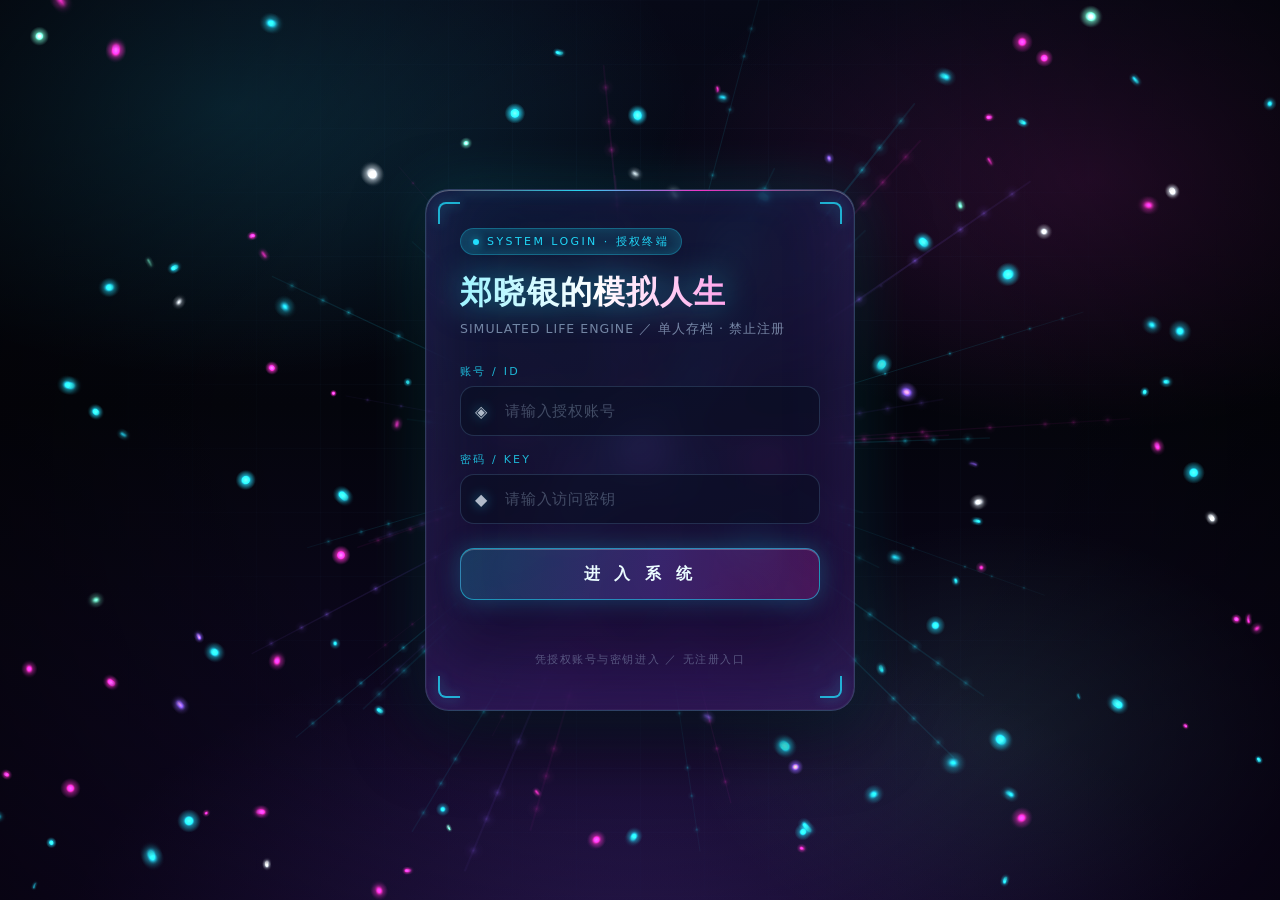
<file: index.html>
<!DOCTYPE html>
<html lang="zh-CN">
<head>
<meta charset="UTF-8" />
<meta name="viewport" content="width=device-width, initial-scale=1.0, viewport-fit=cover" />
<meta name="theme-color" content="#05060f" />
<title>系统登录 · 郑晓银的模拟人生</title>

<!-- 全局样式 + 登录页样式 -->
<link rel="stylesheet" href="css/base.css" />
<link rel="stylesheet" href="css/login.css" />
</head>
<body class="theme-sci-fi">

<!-- ===== 全局背景层（每页共用） ===== -->
<div class="nebula"></div>
<div id="theme-fx"></div>
<canvas id="fx"></canvas>
<div class="vignette"></div>

<!-- ===== 特效层（每页共用） ===== -->
<div class="fx-layer" id="fx-root"></div>
<div class="fx-layer" id="flash"></div>

<!-- ===== 视图：登录页 ===== -->
<section class="view on" id="view-login">
  <div class="login-wrap">
    <form class="login-card" id="login-card" autocomplete="off" novalidate>
      <span class="corner tl"></span><span class="corner tr"></span>
      <span class="corner bl"></span><span class="corner br"></span>

      <div class="login-badge"><span class="dot"></span> SYSTEM LOGIN · 授权终端</div>
      <h1 class="login-title">郑晓银的模拟人生</h1>
      <p class="login-sub">SIMULATED LIFE ENGINE ／ 单人存档 · 禁止注册</p>

      <div class="field" id="f-user">
        <label for="username">账号 / ID</label>
        <span class="ico">◈</span>
        <input id="username" type="text" placeholder="请输入授权账号" autocomplete="off" spellcheck="false" />
      </div>

      <div class="field" id="f-pass">
        <label for="password">密码 / KEY</label>
        <span class="ico">◆</span>
        <input id="password" type="password" placeholder="请输入访问密钥" autocomplete="new-password" />
      </div>

      <button class="login-btn" id="login-btn" type="submit"><span id="login-btn-text">进 入 系 统</span></button>
      <p class="login-msg" id="login-msg"></p>
      <!-- 安全提示：不在页面暴露任何账号 / 密码信息 -->
      <p class="login-tip">凭授权账号与密钥进入 ／ 无注册入口</p>
    </form>
  </div>
</section>

<!-- ===== 脚本：公共 → 页面 ===== -->
<script src="js/fx.js"></script>
<script src="js/data.js"></script>
<script src="js/transition.js"></script>
<script src="js/login.js"></script>
</body>
</html>
</file>
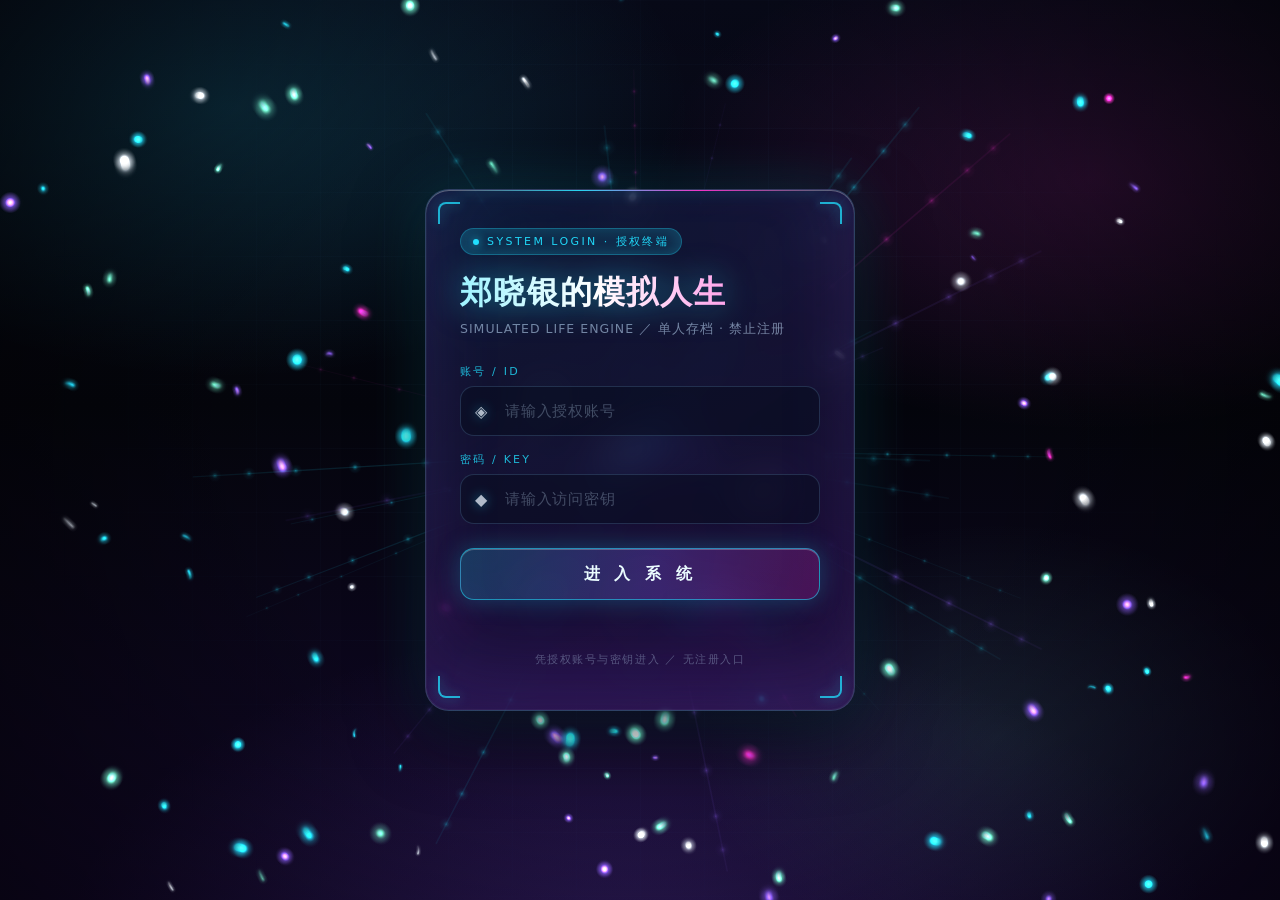
<file: _backup_单文件版.html>
<!DOCTYPE html>
<html lang="zh-CN">
<head>
<meta charset="UTF-8" />
<meta name="viewport" content="width=device-width, initial-scale=1.0, viewport-fit=cover" />
<meta name="theme-color" content="#05060f" />
<title>郑晓银的模拟人生</title>
<style>
/* =========================================================
   0. 变量 / 基础
   ========================================================= */
:root{
  --bg-0:#04050c;
  --bg-1:#080a1a;
  --bg-2:#12082a;
  --cyan:34,224,255;
  --magenta:255,47,208;
  --purple:139,92,246;
  --mint:120,255,214;
  /* ---- 文章页主题色（默认 = 科幻）---- */
  --t1:34,224,255;   /* 主色 */
  --t2:255,47,208;   /* 副色 */
  --t3:139,92,246;   /* 辅色 */
  --t4:120,255,214;  /* 点缀 */
  --glass-bg:linear-gradient(160deg, rgba(20,32,66,.55), rgba(46,14,70,.34));
  --glass-border:rgba(140,220,255,.22);
  --radius:24px;
  --font:"PingFang SC","HarmonyOS Sans SC","Microsoft YaHei",system-ui,-apple-system,"Segoe UI",sans-serif;
}
*{box-sizing:border-box;-webkit-tap-highlight-color:transparent;}
html,body{height:100%;margin:0;padding:0;}
body{
  font-family:var(--font);
  color:#e8f4ff;
  background:var(--bg-0);
  overflow:hidden;
  -webkit-font-smoothing:antialiased;
}
/* ---- 四大主题：切换 body class 即可整体换肤 ---- */
body.theme-sci-fi     {--t1:34,224,255; --t2:255,47,208; --t3:139,92,246; --t4:120,255,214;}
body.theme-mystery    {--t1:255,64,96;  --t2:150,60,255; --t3:255,120,60;  --t4:255,190,190;}
body.theme-warm       {--t1:255,200,120;--t2:255,150,195;--t3:180,120,255; --t4:255,235,180;}
body.theme-adventure  {--t1:255,190,60; --t2:70,235,150; --t3:34,224,255;  --t4:255,240,140;}

/* 深空背景：多层星云 + 网格 */
.nebula{
  position:fixed; inset:0; z-index:0; pointer-events:none;
  background:
    radial-gradient(60% 50% at 18% 12%, rgba(var(--t1),.16), transparent 60%),
    radial-gradient(55% 45% at 85% 20%, rgba(var(--t2),.14), transparent 62%),
    radial-gradient(70% 60% at 50% 108%, rgba(var(--t3),.20), transparent 65%),
    radial-gradient(40% 40% at 78% 82%, rgba(var(--t4),.10), transparent 60%),
    linear-gradient(180deg, var(--bg-1) 0%, var(--bg-0) 45%, var(--bg-2) 100%);
  transition:background 1.2s ease;
}
.nebula::after{
  content:"";position:absolute;inset:0;
  background-image:
    linear-gradient(rgba(120,200,255,.045) 1px, transparent 1px),
    linear-gradient(90deg, rgba(120,200,255,.045) 1px, transparent 1px);
  background-size:64px 64px, 64px 64px;
  mask-image:radial-gradient(circle at 50% 45%, #000 0%, transparent 78%);
  -webkit-mask-image:radial-gradient(circle at 50% 45%, #000 0%, transparent 78%);
  animation:gridDrift 24s linear infinite;
}
@keyframes gridDrift{from{background-position:0 0,0 0;}to{background-position:0 64px,64px 0;}}
.vignette{
  position:fixed;inset:0;z-index:1;pointer-events:none;
  background:radial-gradient(circle at 50% 50%, transparent 45%, rgba(0,0,0,.55) 100%);
}

/* ---- 主题专属背景动效层（科幻/悬疑/温情/冒险 各不相同）---- */
#theme-fx{position:fixed;inset:0;z-index:1;pointer-events:none;overflow:hidden;opacity:0;transition:opacity 1s ease;}
#theme-fx.show{opacity:.32;}
body.theme-warm #theme-fx.show{opacity:.22;}
#theme-fx::before,#theme-fx::after{content:"";position:absolute;inset:-25%;}

/* 科幻：旋转星云光带 + 星点漂移 */
body.theme-sci-fi #theme-fx::before{
  background:conic-gradient(from 0deg at 50% 50%, transparent 0 58%, rgba(var(--t1),.10) 74%, transparent 88%);
  animation:spinSlow 42s linear infinite;
}
body.theme-sci-fi #theme-fx::after{
  background-image:radial-gradient(circle, rgba(255,255,255,.55) 1px, transparent 1.6px);
  background-size:130px 130px;opacity:.35;
  animation:starDrift 70s linear infinite;
}
/* 悬疑：故障条纹 + 暗红光闪烁 */
body.theme-mystery #theme-fx::before{
  background:repeating-linear-gradient(0deg, rgba(var(--t1),.11) 0 2px, transparent 2px 8px);
  mix-blend-mode:screen;
  animation:glitchShift 3.6s steps(7) infinite;
}
body.theme-mystery #theme-fx::after{
  background:radial-gradient(60% 50% at 50% 45%, rgba(var(--t2),.20), transparent 72%);
  animation:flicker 2.6s steps(4) infinite;
}
/* 温情：柔和光晕呼吸 + 飘落光点 */
body.theme-warm #theme-fx::before{
  background:
    radial-gradient(45% 40% at 28% 28%, rgba(var(--t1),.10), transparent 70%),
    radial-gradient(42% 36% at 76% 68%, rgba(var(--t2),.08), transparent 70%);
  animation:breatheGlow 7.5s ease-in-out infinite;
}
body.theme-warm #theme-fx::after{
  background-image:radial-gradient(circle, rgba(var(--t4),.95) 1.6px, transparent 2.2px);
  background-size:96px 96px;opacity:.5;
  animation:fallDown 15s linear infinite;
}
/* 冒险：斜向能量光带流动 */
body.theme-adventure #theme-fx::before{
  background:repeating-linear-gradient(115deg, transparent 0 42px, rgba(var(--t1),.15) 42px 48px, transparent 48px 118px);
  animation:bandMove 2.8s linear infinite;
}
body.theme-adventure #theme-fx::after{
  background:repeating-linear-gradient(65deg, transparent 0 62px, rgba(var(--t2),.11) 62px 70px, transparent 70px 168px);
  animation:bandMove 4.2s linear infinite reverse;
}
@keyframes spinSlow{to{transform:rotate(360deg);}}
@keyframes starDrift{to{background-position:130px 130px;}}
@keyframes glitchShift{
  0%{transform:translateY(0) skewX(0);}20%{transform:translateY(-6px) skewX(1deg);}
  40%{transform:translateY(4px) skewX(-1deg);}60%{transform:translateY(-2px);}80%{transform:translateY(7px);}100%{transform:translateY(0);}
}
@keyframes flicker{0%,100%{opacity:.55;}30%{opacity:.15;}55%{opacity:.85;}75%{opacity:.25;}}
@keyframes breatheGlow{0%,100%{opacity:.45;transform:scale(1);}50%{opacity:.72;transform:scale(1.05);}}
@keyframes fallDown{from{background-position:0 0;}to{background-position:60px 900px;}}
@keyframes bandMove{from{background-position:0 0;}to{background-position:240px 0;}}

/* =========================================================
   1. 全局特效层
   ========================================================= */
#fx{position:fixed;inset:0;z-index:2;pointer-events:none;display:block;}
.fx-layer{position:fixed;inset:0;z-index:60;pointer-events:none;overflow:hidden;}
#flash{
  opacity:0;
  background:radial-gradient(circle at 50% 50%, rgba(255,255,255,.95), rgba(255,255,255,.25) 38%, rgba(255,255,255,0) 72%);
  mix-blend-mode:screen;
}
.pulse-ring{
  position:fixed;width:60vmax;height:60vmax;margin:-30vmax 0 0 -30vmax;
  border-radius:50%;
  border:1px solid rgba(var(--rc),.7);
  background:radial-gradient(circle, rgba(var(--rc),.32), rgba(var(--rc),.06) 45%, rgba(var(--rc),0) 62%);
  box-shadow:0 0 60px rgba(var(--rc),.45), inset 0 0 80px rgba(var(--rc),.25);
  mix-blend-mode:screen;
  opacity:0;
}
.warp-ring{
  position:fixed;left:50%;top:50%;width:140px;height:140px;margin:-70px 0 0 -70px;
  border-radius:50%;
  border:2px solid rgba(34,224,255,.55);
  box-shadow:0 0 40px rgba(34,224,255,.45), inset 0 0 40px rgba(255,47,208,.25);
  mix-blend-mode:screen;opacity:0;
}
.shard{
  position:fixed;border-radius:8px;
  border:1px solid rgba(160,230,255,.35);
  box-shadow:0 0 18px rgba(34,224,255,.35), inset 0 1px 0 rgba(255,255,255,.35);
  will-change:transform,opacity;
}

/* =========================================================
   2. 视图容器
   ========================================================= */
.view{
  position:fixed;inset:0;z-index:10;
  display:flex;flex-direction:column;
  opacity:0;visibility:hidden;
  overflow-y:auto;overflow-x:hidden;
  -webkit-overflow-scrolling:touch;
  padding:clamp(20px,4vh,48px) clamp(16px,4vw,56px);
}
.view.on{opacity:1;visibility:visible;}
.view::-webkit-scrollbar{width:6px;}
.view::-webkit-scrollbar-thumb{background:rgba(var(--cyan),.35);border-radius:3px;}

/* =========================================================
   3. 登录页
   ========================================================= */
#view-login{align-items:center;justify-content:center;}
.login-wrap{width:min(430px,100%);position:relative;}
.login-card{
  position:relative;
  padding:38px 34px 32px;
  border-radius:var(--radius);
  background-image:linear-gradient(160deg, rgba(18,30,64,.72), rgba(46,14,72,.5));
  backdrop-filter:blur(20px) saturate(150%);
  -webkit-backdrop-filter:blur(20px) saturate(150%);
  border:1px solid var(--glass-border);
  box-shadow:
    0 0 0 1px rgba(255,255,255,.04) inset,
    0 1px 0 rgba(255,255,255,.28) inset,
    0 -40px 80px rgba(139,92,246,.14) inset,
    0 24px 70px rgba(0,0,0,.55),
    0 0 60px rgba(34,224,255,.18);
  overflow:hidden;
}
/* 全息扫描线 */
.login-card::before{
  content:"";position:absolute;left:0;right:0;height:34%;
  top:-40%;
  background:linear-gradient(180deg, transparent, rgba(34,224,255,.10) 45%, rgba(255,47,208,.12) 60%, transparent);
  animation:holoScan 5.5s cubic-bezier(.5,0,.5,1) infinite;
  pointer-events:none;
}
@keyframes holoScan{0%{top:-40%;}55%{top:110%;}100%{top:110%;}}
/* 顶部霓虹细线 */
.login-card::after{
  content:"";position:absolute;left:8%;right:8%;top:0;height:1px;
  background:linear-gradient(90deg, transparent, rgba(var(--cyan),.9), rgba(var(--magenta),.9), transparent);
  box-shadow:0 0 12px rgba(var(--cyan),.8);
}
.corner{position:absolute;width:22px;height:22px;border:2px solid rgba(var(--cyan),.75);pointer-events:none;filter:drop-shadow(0 0 6px rgba(var(--cyan),.7));}
.corner.tl{left:12px;top:12px;border-right:0;border-bottom:0;border-radius:8px 0 0 0;}
.corner.tr{right:12px;top:12px;border-left:0;border-bottom:0;border-radius:0 8px 0 0;}
.corner.bl{left:12px;bottom:12px;border-right:0;border-top:0;border-radius:0 0 0 8px;}
.corner.br{right:12px;bottom:12px;border-left:0;border-top:0;border-radius:0 0 8px 0;}

.login-badge{
  display:inline-flex;align-items:center;gap:8px;
  font-size:11px;letter-spacing:.22em;text-transform:uppercase;
  color:rgba(var(--cyan),.95);
  padding:5px 12px;border-radius:999px;
  border:1px solid rgba(var(--cyan),.35);
  background:rgba(var(--cyan),.08);
  box-shadow:0 0 18px rgba(var(--cyan),.22) inset;
  margin-bottom:16px;
}
.dot{width:6px;height:6px;border-radius:50%;background:rgb(var(--cyan));box-shadow:0 0 10px rgb(var(--cyan));animation:blink 1.6s ease-in-out infinite;}
@keyframes blink{0%,100%{opacity:1;}50%{opacity:.25;}}
.login-title{
  margin:0 0 6px;font-size:clamp(24px,5.4vw,32px);font-weight:800;letter-spacing:.04em;
  background:linear-gradient(92deg,#9df3ff,#ffffff 38%,#ff9ae8 78%,#c4b5fd);
  -webkit-background-clip:text;background-clip:text;color:transparent;
  filter:drop-shadow(0 0 16px rgba(var(--cyan),.55));
}
.login-sub{margin:0 0 26px;font-size:12.5px;color:rgba(200,225,255,.55);letter-spacing:.08em;}

.field{position:relative;margin-bottom:16px;}
.field label{
  display:block;font-size:11px;letter-spacing:.2em;color:rgba(var(--cyan),.8);
  margin-bottom:7px;text-transform:uppercase;
}
.field input{
  width:100%;height:50px;padding:0 16px 0 44px;
  font-size:15px;color:#eaf7ff;font-family:var(--font);letter-spacing:.06em;
  background:rgba(8,14,32,.55);
  border:1px solid rgba(140,200,255,.18);
  border-radius:14px;
  outline:none;
  transition:border-color .25s, box-shadow .25s, background .25s;
}
.field input::placeholder{color:rgba(190,215,240,.3);letter-spacing:.05em;}
.field input:focus{
  border-color:rgba(var(--cyan),.85);
  background:rgba(10,22,48,.72);
  box-shadow:0 0 0 3px rgba(var(--cyan),.12), 0 0 26px rgba(var(--cyan),.4), inset 0 0 22px rgba(var(--cyan),.10);
}
.field .ico{
  position:absolute;left:15px;top:38px;font-size:16px;opacity:.75;pointer-events:none;
  filter:drop-shadow(0 0 6px rgba(var(--cyan),.6));
}
.field.err input{border-color:rgba(255,70,90,.85);box-shadow:0 0 0 3px rgba(255,70,90,.12),0 0 24px rgba(255,70,90,.4);}

.login-btn{
  position:relative;width:100%;height:52px;margin-top:8px;
  border:1px solid rgba(var(--cyan),.55);border-radius:14px;
  background:linear-gradient(100deg, rgba(34,224,255,.20), rgba(139,92,246,.28) 55%, rgba(255,47,208,.20));
  color:#eafcff;font-size:16px;font-weight:700;letter-spacing:.28em;font-family:var(--font);
  cursor:pointer;overflow:hidden;
  box-shadow:0 0 24px rgba(var(--cyan),.25), inset 0 1px 0 rgba(255,255,255,.25);
  transition:transform .18s, box-shadow .3s, letter-spacing .3s;
}
.login-btn:hover{
  box-shadow:0 0 40px rgba(var(--cyan),.5), 0 0 70px rgba(var(--magenta),.25), inset 0 1px 0 rgba(255,255,255,.4);
  transform:translateY(-1px);letter-spacing:.34em;
}
.login-btn:active{transform:scale(.985);}
.login-btn::after{
  content:"";position:absolute;top:0;bottom:0;width:38%;
  left:-45%;
  background:linear-gradient(100deg, transparent, rgba(255,255,255,.55), transparent);
  transform:skewX(-18deg);
}
.login-btn:hover::after{animation:btnScan .85s ease-in-out;}
@keyframes btnScan{from{left:-45%;}to{left:120%;}}
.login-btn.busy{pointer-events:none;opacity:.75;letter-spacing:.16em;}

.login-msg{
  min-height:20px;margin:14px 0 0;text-align:center;
  font-size:12.5px;letter-spacing:.06em;color:rgba(255,90,110,.95);
  text-shadow:0 0 14px rgba(255,60,80,.8);
  opacity:0;transform:translateY(-4px);transition:opacity .25s, transform .25s;
}
.login-msg.show{opacity:1;transform:none;}
.login-tip{
  margin-top:18px;text-align:center;font-size:11px;color:rgba(190,215,240,.35);letter-spacing:.14em;
}
@keyframes shake{
  0%,100%{transform:translateX(0);}
  12%{transform:translateX(-12px) rotate(-.6deg);}
  28%{transform:translateX(11px) rotate(.5deg);}
  45%{transform:translateX(-8px) rotate(-.35deg);}
  62%{transform:translateX(6px);}
  80%{transform:translateX(-3px);}
}
.shake{animation:shake .6s cubic-bezier(.36,.07,.19,.97);}

/* =========================================================
   4. 主页
   ========================================================= */
#view-home{align-items:center;justify-content:center;text-align:center;}
.home-title{
  margin:0;font-size:clamp(34px,8.4vw,86px);font-weight:900;line-height:1.08;letter-spacing:.03em;
  background:linear-gradient(96deg,#7ef0ff 0%,#ffffff 26%,#ff8fe0 52%,#b9a6ff 76%,#7ef0ff 100%);
  background-size:220% 100%;
  -webkit-background-clip:text;background-clip:text;color:transparent;
  filter:drop-shadow(0 0 26px rgba(var(--cyan),.6)) drop-shadow(0 0 60px rgba(var(--magenta),.35));
  animation:neonBreath 4.2s ease-in-out infinite, hueSlide 12s linear infinite;
  min-height:1.2em;
}
@keyframes neonBreath{0%,100%{filter:drop-shadow(0 0 18px rgba(34,224,255,.45)) drop-shadow(0 0 48px rgba(255,47,208,.22));}
  50%{filter:drop-shadow(0 0 34px rgba(34,224,255,.85)) drop-shadow(0 0 80px rgba(255,47,208,.45));}}
@keyframes hueSlide{from{background-position:0% 50%;}to{background-position:220% 50%;}}
.caret{display:inline-block;width:.06em;height:.85em;vertical-align:-.08em;background:rgb(var(--cyan));box-shadow:0 0 14px rgb(var(--cyan));animation:blink .9s steps(1) infinite;color:transparent;}
.home-sub{
  margin:20px auto 0;max-width:640px;
  font-size:clamp(12px,2.6vw,15px);letter-spacing:.28em;color:rgba(200,225,255,.55);
}
.home-orbit{
  position:relative;width:min(360px,72vw);aspect-ratio:1;margin:6px auto 34px;
  display:grid;place-items:center;
}
.home-orbit i{
  position:absolute;inset:0;border-radius:50%;border:1px solid rgba(var(--cyan),.18);
  box-shadow:0 0 30px rgba(var(--cyan),.12) inset;
}
.home-orbit i:nth-child(1){animation:spin 14s linear infinite;}
.home-orbit i:nth-child(2){inset:12%;border-color:rgba(var(--magenta),.22);animation:spin 9s linear reverse infinite;}
.home-orbit i:nth-child(3){inset:24%;border-color:rgba(var(--purple),.28);border-style:dashed;animation:spin 20s linear infinite;}
@keyframes spin{to{transform:rotate(360deg);}}
.home-orbit .core{
  position:absolute;width:38%;aspect-ratio:1;border-radius:50%;
  background:radial-gradient(circle at 35% 30%, rgba(255,255,255,.85), rgba(34,224,255,.5) 35%, rgba(139,92,246,.25) 60%, transparent 72%);
  box-shadow:0 0 60px rgba(var(--cyan),.55);
  animation:corePulse 3.4s ease-in-out infinite;
}
@keyframes corePulse{0%,100%{transform:scale(.92);opacity:.85;}50%{transform:scale(1.06);opacity:1;}}

.start-btn{
  position:relative;
  padding:20px clamp(30px,6vw,64px);
  font-size:clamp(16px,3.4vw,21px);font-weight:800;letter-spacing:.34em;font-family:var(--font);
  color:#f2fdff;cursor:pointer;
  border-radius:20px;
  border:1px solid rgba(var(--cyan),.6);
  background:linear-gradient(140deg, rgba(14,26,56,.6), rgba(52,16,84,.5));
  backdrop-filter:blur(14px);-webkit-backdrop-filter:blur(14px);
  box-shadow:
    inset 0 1px 0 rgba(255,255,255,.3),
    inset 0 -20px 40px rgba(139,92,246,.25),
    0 0 30px rgba(var(--cyan),.35),
    0 0 70px rgba(var(--magenta),.18);
  overflow:hidden;
  transition:transform .25s cubic-bezier(.2,.8,.2,1), box-shadow .3s, letter-spacing .3s;
}
.start-btn:hover{
  transform:translateY(-3px) scale(1.03);
  letter-spacing:.42em;
  box-shadow:inset 0 1px 0 rgba(255,255,255,.45), 0 0 46px rgba(var(--cyan),.7), 0 0 110px rgba(var(--magenta),.35);
}
.start-btn:active{transform:scale(.98);}
.start-btn::before{
  content:"";position:absolute;inset:-40% -10%;
  background:conic-gradient(from 0deg, transparent 0 70%, rgba(34,224,255,.35) 82%, rgba(255,47,208,.35) 92%, transparent 100%);
  animation:spin 3.6s linear infinite;opacity:.7;mix-blend-mode:screen;
}
.start-btn span{position:relative;z-index:2;display:inline-block;text-shadow:0 0 18px rgba(var(--cyan),.8);}
.start-btn.busy{pointer-events:none;}

/* =========================================================
   5. 内页
   ========================================================= */
#view-inner{align-items:stretch;}
.inner-head{text-align:center;margin-bottom:clamp(14px,3vh,28px);flex:none;}
.inner-title{
  margin:0;font-size:clamp(24px,5.2vw,46px);font-weight:900;letter-spacing:.05em;
  background:linear-gradient(94deg,#8ef3ff,#ffffff 40%,#ffa6ec 72%,#c1b0ff);
  -webkit-background-clip:text;background-clip:text;color:transparent;
  filter:drop-shadow(0 0 22px rgba(var(--cyan),.55));
  animation:neonBreath 4.6s ease-in-out infinite;
}
.inner-sub{margin:10px 0 0;font-size:12px;letter-spacing:.26em;color:rgba(200,225,255,.5);}
.grid{
  flex:1;
  display:grid;
  /* 卡片数量由 stories 数组决定：有文章才会生成卡片 */
  grid-template-columns:repeat(auto-fill,minmax(260px,330px));
  grid-auto-rows:minmax(88px,1fr);
  justify-content:center;
  align-content:start;
  gap:clamp(10px,1.6vw,18px);
  min-height:0;
}
.life-card{
  position:relative;overflow:hidden;cursor:pointer;
  border-radius:22px;
  padding:clamp(12px,1.6vw,20px);
  display:flex;align-items:center;gap:clamp(10px,1.4vw,16px);
  border:1px solid rgba(var(--c),.28);
  background:
    linear-gradient(150deg, rgba(255,255,255,.07), rgba(255,255,255,.015) 45%),
    linear-gradient(160deg, rgba(12,20,44,.55), rgba(38,12,62,.42));
  backdrop-filter:blur(12px);-webkit-backdrop-filter:blur(12px);
  box-shadow:
    inset 0 1px 0 rgba(255,255,255,.22),
    inset 0 -24px 40px rgba(var(--c),.10),
    0 10px 30px rgba(0,0,0,.4);
  transform-style:preserve-3d;
  transition:transform .3s cubic-bezier(.2,.8,.2,1), box-shadow .3s, border-color .3s;
  will-change:transform;
  animation:cardFloat 6s ease-in-out infinite;
}
.life-card:nth-child(3n+2){animation-delay:-2s;}
.life-card:nth-child(3n+3){animation-delay:-4s;}
@keyframes cardFloat{0%,100%{translate:0 -3px;}50%{translate:0 3px;}}
.life-card::before{ /* 扫描线 */
  content:"";position:absolute;left:0;right:0;top:-60%;height:55%;
  background:linear-gradient(180deg, transparent, rgba(var(--c),.20), transparent);
  opacity:0;transition:opacity .3s;pointer-events:none;
}
.life-card:hover::before{opacity:1;animation:cardScan 1.3s linear infinite;}
@keyframes cardScan{from{top:-60%;}to{top:110%;}}
.life-card::after{ /* 内高光 */
  content:"";position:absolute;inset:0;border-radius:22px;pointer-events:none;
  background:radial-gradient(120% 80% at 20% 0%, rgba(255,255,255,.16), transparent 55%);
}
.life-card:hover{
  border-color:rgba(var(--c),.85);
  box-shadow:
    inset 0 1px 0 rgba(255,255,255,.35),
    0 0 30px rgba(var(--c),.45),
    0 0 80px rgba(var(--c),.22),
    0 18px 40px rgba(0,0,0,.5);
  z-index:3;
}
.card-ico{
  flex:none;
  width:clamp(38px,4.4vw,52px);height:clamp(38px,4.4vw,52px);
  border-radius:16px;display:grid;place-items:center;font-size:clamp(18px,2.4vw,26px);
  background:radial-gradient(circle at 35% 30%, rgba(var(--c),.42), rgba(var(--c),.10) 70%);
  border:1px solid rgba(var(--c),.5);
  box-shadow:0 0 22px rgba(var(--c),.45), inset 0 0 16px rgba(var(--c),.25);
  transition:transform .3s, box-shadow .3s;
}
.life-card:hover .card-ico{transform:scale(1.12) rotate(-6deg);box-shadow:0 0 34px rgba(var(--c),.8);}
.card-txt{min-width:0;position:relative;z-index:2;}
.card-title{
  margin:0 0 4px;font-size:clamp(14px,1.7vw,19px);font-weight:800;letter-spacing:.05em;color:#f2fbff;
  text-shadow:0 0 16px rgba(var(--c),.55);
  white-space:nowrap;overflow:hidden;text-overflow:ellipsis;
}
.card-sub{
  margin:0;font-size:clamp(10px,1.15vw,12.5px);letter-spacing:.14em;color:rgba(190,220,250,.55);
  white-space:nowrap;overflow:hidden;text-overflow:ellipsis;
}
.card-no{
  position:absolute;right:12px;bottom:8px;font-size:11px;letter-spacing:.2em;
  color:rgba(var(--c),.45);font-weight:700;z-index:2;
}

/* =========================================================
   6. 文章页（详情页）
   ========================================================= */
#view-article{align-items:center;padding-top:clamp(56px,10vh,90px);}
.article-wrap{width:min(880px,100%);position:relative;}

/* 阅读进度条 */
.reading-bar{
  position:fixed;left:0;top:0;height:3px;width:100%;z-index:45;
  background:rgba(255,255,255,.06);
}
.reading-bar i{
  display:block;height:100%;width:0%;
  background:linear-gradient(90deg, rgb(var(--t1)), rgb(var(--t2)), rgb(var(--t4)));
  box-shadow:0 0 14px rgba(var(--t1),.9);
  transition:width .12s linear;
}

/* 固定返回按钮（左上角） */
.article-back{
  position:fixed;left:clamp(14px,3vw,34px);top:clamp(14px,3vh,28px);z-index:46;
  display:inline-flex;align-items:center;gap:8px;
  padding:12px 22px;border-radius:14px;cursor:pointer;font-family:var(--font);
  font-size:13px;font-weight:700;letter-spacing:.18em;color:#eafcff;
  border:1px solid rgba(var(--t1),.55);
  background:linear-gradient(130deg, rgba(var(--t1),.16), rgba(255,255,255,.05));
  backdrop-filter:blur(14px);-webkit-backdrop-filter:blur(14px);
  box-shadow:inset 0 1px 0 rgba(255,255,255,.28), 0 0 24px rgba(var(--t1),.28);
  transition:transform .2s, box-shadow .3s, letter-spacing .3s;
}
.article-back:hover{transform:translateY(-2px);letter-spacing:.26em;box-shadow:0 0 34px rgba(var(--t1),.65);}
.article-back:active{transform:scale(.96);}

/* 文章主体玻璃面板 */
.article-panel{
  position:relative;
  padding:clamp(26px,4vw,52px);
  border-radius:28px;
  border:1px solid rgba(var(--t1),.32);
  background:
    linear-gradient(150deg, rgba(255,255,255,.04), transparent 42%),
    linear-gradient(160deg, rgba(6,12,28,.88), rgba(22,7,38,.82));
  backdrop-filter:blur(22px) saturate(140%);
  -webkit-backdrop-filter:blur(22px) saturate(140%);
  box-shadow:
    inset 0 1px 0 rgba(255,255,255,.26),
    inset 0 -50px 90px rgba(var(--t1),.12),
    0 0 44px rgba(var(--t1),.22),
    0 30px 80px rgba(0,0,0,.55);
  overflow:hidden;
}
.article-panel::before{ /* 顶部霓虹线 */
  content:"";position:absolute;left:6%;right:6%;top:0;height:2px;
  background:linear-gradient(90deg, transparent, rgb(var(--t1)), rgb(var(--t2)), transparent);
  box-shadow:0 0 18px rgba(var(--t1),.9);
}
.article-panel::after{ /* 内高光（置于内容后方） */
  content:"";position:absolute;inset:0;border-radius:28px;pointer-events:none;z-index:-1;
  background:radial-gradient(120% 60% at 18% 0%, rgba(255,255,255,.14), transparent 58%);
}

/* 头部 */
.article-hero{text-align:center;position:relative;z-index:2;}
.article-tag{
  display:inline-block;margin-bottom:14px;
  font-size:11px;letter-spacing:.28em;font-weight:700;
  color:rgb(var(--t1));padding:5px 14px;border-radius:999px;
  border:1px solid rgba(var(--t1),.45);background:rgba(var(--t1),.10);
  text-shadow:0 0 12px rgba(var(--t1),.85);
  box-shadow:0 0 18px rgba(var(--t1),.22) inset;
}
.article-title{
  margin:0;font-size:clamp(30px,7vw,62px);font-weight:900;letter-spacing:.06em;line-height:1.15;
  background:linear-gradient(94deg, rgb(var(--t1)) 0%, #ffffff 34%, rgb(var(--t2)) 68%, rgb(var(--t4)) 100%);
  background-size:200% 100%;
  -webkit-background-clip:text;background-clip:text;color:transparent;
  filter:drop-shadow(0 0 24px rgba(var(--t1),.65));
  animation:articleHue 10s linear infinite;
}
@keyframes articleHue{from{background-position:0% 50%;}to{background-position:200% 50%;}}
.article-meta{
  margin:14px 0 0;font-size:11.5px;letter-spacing:.24em;color:rgba(200,225,255,.55);
}
.article-meta b{color:rgb(var(--t4));font-weight:700;}

/* 角色介绍区 */
.cast{
  position:relative;z-index:2;
  margin:clamp(22px,3.4vw,34px) 0 0;
  display:grid;grid-template-columns:repeat(auto-fit,minmax(230px,1fr));
  gap:14px;
}
.cast-card{
  display:flex;align-items:center;gap:14px;
  padding:16px;border-radius:18px;
  border:1px solid rgba(var(--t1),.26);
  background:linear-gradient(150deg, rgba(0,0,0,.32), rgba(255,255,255,.04));
  box-shadow:inset 0 1px 0 rgba(255,255,255,.2), 0 8px 24px rgba(0,0,0,.35);
  transition:transform .28s cubic-bezier(.2,.8,.2,1), box-shadow .3s, border-color .3s;
}
.cast-card:hover{
  transform:translateY(-4px);
  border-color:rgba(var(--t1),.7);
  box-shadow:0 0 28px rgba(var(--t1),.35), 0 14px 30px rgba(0,0,0,.45);
}
.cast-card.lead{
  border-color:rgba(var(--t1),.6);
  background:linear-gradient(150deg, rgba(var(--t1),.14), rgba(255,255,255,.02));
  box-shadow:inset 0 1px 0 rgba(255,255,255,.28), 0 0 26px rgba(var(--t1),.22);
}
.avatar{
  flex:none;width:52px;height:52px;border-radius:16px;
  display:grid;place-items:center;font-size:22px;font-weight:800;color:#fff;
  background:radial-gradient(circle at 35% 30%, rgba(var(--t1),.55), rgba(var(--t3),.18) 72%);
  border:1px solid rgba(var(--t1),.55);
  box-shadow:0 0 22px rgba(var(--t1),.5), inset 0 0 16px rgba(var(--t1),.28);
  text-shadow:0 0 12px rgba(0,0,0,.4);
}
.cast-card.lead .avatar{width:60px;height:60px;font-size:26px;}
.cast-info{min-width:0;}
.cast-role{
  display:inline-block;margin-bottom:5px;font-size:10px;letter-spacing:.22em;
  padding:2px 8px;border-radius:999px;color:rgb(var(--t4));
  border:1px solid rgba(var(--t4),.4);background:rgba(var(--t4),.10);
}
.cast-name{
  margin:0 0 4px;font-size:16px;font-weight:800;letter-spacing:.06em;color:#f4fcff;
  text-shadow:0 0 14px rgba(var(--t1),.55), 0 1px 3px rgba(0,0,0,.5);
}
.cast-desc{margin:0;font-size:12.5px;line-height:1.7;color:rgba(205,228,252,.78);letter-spacing:.03em;text-shadow:0 1px 3px rgba(0,0,0,.45);}

/* 开头钩子 */
.hook{
  position:relative;z-index:2;
  margin:clamp(24px,3.4vw,36px) 0 0;
  padding:22px 24px 22px 58px;
  border-radius:20px;
  border:1px solid rgba(var(--t2),.35);
  border-left:4px solid rgb(var(--t2));
  background:linear-gradient(120deg, rgba(var(--t2),.12), rgba(255,255,255,.02));
  font-size:clamp(15px,2.7vw,18px);line-height:1.9;font-weight:700;letter-spacing:.04em;
  color:#fff;
  text-shadow:0 0 18px rgba(var(--t2),.55);
  box-shadow:0 0 30px rgba(var(--t2),.16) inset;
}
.hook::before{
  content:"“";position:absolute;left:16px;top:2px;
  font-size:56px;line-height:1;color:rgba(var(--t2),.75);
  text-shadow:0 0 20px rgba(var(--t2),.8);
}

/* 正文 */
.article-body{
  position:relative;z-index:2;
  margin-top:clamp(22px,3.2vw,34px);
  padding-top:22px;
  border-top:1px dashed rgba(var(--t1),.28);
}
.article-body p{
  margin:0 0 1.05em;
  font-size:clamp(14.5px,2.6vw,16.5px);
  line-height:2.05;letter-spacing:.04em;
  color:rgba(238,245,255,.94);
  text-shadow:0 1px 2px rgba(0,0,0,.25);
  text-indent:2em;
}
.article-body p:first-of-type{text-indent:0;}
.article-body p:first-of-type::first-letter{
  float:left;font-size:3.1em;line-height:1;font-weight:900;
  padding:.06em .14em 0 0;color:rgb(var(--t1));
  text-shadow:0 0 20px rgba(var(--t1),.85);
}
.article-body p.dialogue{
  color:#fff;font-weight:600;
  text-shadow:0 0 14px rgba(var(--t4),.35);
}
/* 章节小标题（正文中以“第X章”开头的行自动识别） */
.article-body .chapter{
  margin:1.8em 0 .9em;
  font-size:clamp(17px,3vw,21px);font-weight:800;letter-spacing:.16em;
  color:rgb(var(--t1));
  text-shadow:0 0 18px rgba(var(--t1),.6);
  display:flex;align-items:center;gap:12px;
}
.article-body .chapter::before{
  content:"";flex:none;width:26px;height:2px;border-radius:2px;
  background:linear-gradient(90deg, transparent, rgb(var(--t1)));
  box-shadow:0 0 12px rgba(var(--t1),.9);
}
.article-body .chapter::after{
  content:"";flex:1;height:1px;
  background:linear-gradient(90deg, rgba(var(--t1),.55), transparent);
}

.article-foot{
  position:relative;z-index:2;
  margin-top:clamp(26px,4vw,40px);padding-top:22px;
  border-top:1px solid rgba(255,255,255,.08);
  display:flex;align-items:center;justify-content:space-between;gap:14px;flex-wrap:wrap;
}
.article-foot .foot-tip{font-size:11px;letter-spacing:.2em;color:rgba(200,225,255,.4);}

.ghost-btn{
  padding:13px 30px;border-radius:14px;cursor:pointer;font-family:var(--font);
  font-size:14px;font-weight:700;letter-spacing:.2em;color:#eafcff;
  border:1px solid rgba(var(--t1),.55);
  background:linear-gradient(120deg, rgba(var(--t1),.16), rgba(255,255,255,.04));
  box-shadow:inset 0 1px 0 rgba(255,255,255,.25), 0 0 22px rgba(var(--t1),.22);
  transition:transform .2s, box-shadow .3s, letter-spacing .3s;
}
.ghost-btn:hover{transform:translateY(-2px);letter-spacing:.28em;box-shadow:0 0 34px rgba(var(--t1),.6);}
.ghost-btn:active{transform:scale(.97);}
.ghost-btn[hidden]{display:none;}

/* =========================================================
   7. 响应式
   ========================================================= */
@media (max-width:1100px){
  .grid{grid-template-columns:repeat(auto-fill,minmax(240px,300px));}
}
@media (max-width:820px){
  .view{padding:18px 14px 28px;}
  #view-article{padding-top:66px;}
  .grid{gap:10px;grid-template-columns:repeat(auto-fill,minmax(180px,1fr));grid-auto-rows:minmax(74px,1fr);}
  .life-card{border-radius:18px;backdrop-filter:blur(8px);-webkit-backdrop-filter:blur(8px);animation:none;}
  .card-no{display:none;}
  .home-orbit{width:min(260px,64vw);}
  .article-panel{border-radius:22px;padding:22px 18px;}
  .article-back{padding:10px 16px;font-size:12px;letter-spacing:.1em;}
  .hook{padding:18px 18px 18px 46px;}
  .hook::before{font-size:44px;left:12px;}
  .article-body p{line-height:1.95;}
  .cast{grid-template-columns:1fr;}
}
@media (max-width:520px){
  .grid{grid-template-columns:1fr;}
  .life-card{padding:12px 14px;}
  .article-foot{justify-content:center;}
}
@media (prefers-reduced-motion:reduce){
  *{animation-duration:.01ms !important;animation-iteration-count:1 !important;}
}
</style>
</head>
<body>

<div class="nebula"></div>
<div id="theme-fx"></div>
<canvas id="fx"></canvas>
<div class="vignette"></div>

<!-- 特效层 -->
<div class="fx-layer" id="fx-root"></div>
<div class="fx-layer" id="flash"></div>

<!-- ============ 视图 1：登录 ============ -->
<section class="view on" id="view-login">
  <div class="login-wrap">
    <form class="login-card" id="login-card" autocomplete="off" novalidate>
      <span class="corner tl"></span><span class="corner tr"></span>
      <span class="corner bl"></span><span class="corner br"></span>

      <div class="login-badge"><span class="dot"></span> SYSTEM LOGIN · 授权终端</div>
      <h1 class="login-title">郑晓银的模拟人生</h1>
      <p class="login-sub">SIMULATED LIFE ENGINE ／ 单人存档 · 禁止注册</p>

      <div class="field" id="f-user">
        <label for="username">账号 / ID</label>
        <span class="ico">◈</span>
        <input id="username" type="text" placeholder="请输入授权账号" autocomplete="off" spellcheck="false" />
      </div>

      <div class="field" id="f-pass">
        <label for="password">密码 / KEY</label>
        <span class="ico">◆</span>
        <input id="password" type="password" placeholder="请输入访问密钥" autocomplete="new-password" />
      </div>

      <button class="login-btn" id="login-btn" type="submit"><span id="login-btn-text">进 入 系 统</span></button>
      <p class="login-msg" id="login-msg"></p>
      <!-- 安全提示：不在页面暴露任何账号 / 密码信息 -->
      <p class="login-tip">凭授权账号与密钥进入 ／ 无注册入口</p>
    </form>
  </div>
</section>

<!-- ============ 视图 2：主页 ============ -->
<section class="view" id="view-home">
  <h1 class="home-title" id="home-title"></h1>
  <p class="home-sub">选择一段人生，进入模拟世界</p>
  <div class="home-orbit">
    <i></i><i></i><i></i>
    <div class="core"></div>
  </div>
  <button class="start-btn" id="start-btn"><span>开 始 游 戏</span></button>
</section>

<!-- ============ 视图 3：内页 ============ -->
<section class="view" id="view-inner">
  <div class="inner-head">
    <h2 class="inner-title">郑晓银的模拟人生</h2>
    <p class="inner-sub">SELECT A LIFE ／ 共 <span id="card-count">0</span> 条人生支线</p>
  </div>
  <div class="grid" id="grid"></div>
</section>

<!-- ============ 视图 4：文章页（故事详情） ============ -->
<section class="view" id="view-article">
  <div class="reading-bar"><i id="reading-progress"></i></div>
  <button class="article-back" id="article-back" type="button">← 返回</button>
  <div class="article-wrap">
    <article class="article-panel" id="article-panel">
      <!-- 头部：主题标签 / 文档名 / 元信息 -->
      <header class="article-hero">
        <span class="article-tag" id="a-tag">STORY</span>
        <h1 class="article-title" id="a-title">文档名</h1>
        <p class="article-meta" id="a-meta"></p>
      </header>

      <!-- 角色介绍区：主角 + 配角 -->
      <section class="cast" id="a-cast"></section>

      <!-- 开头钩子 -->
      <blockquote class="hook" id="a-hook"></blockquote>

      <!-- 正文 -->
      <div class="article-body" id="a-body"></div>

      <!-- 底部操作 -->
      <footer class="article-foot">
        <span class="foot-tip">— 本段人生 · 已读取完毕 —</span>
        <div style="display:flex;gap:12px;flex-wrap:wrap;">
          <button class="ghost-btn" id="article-back2" type="button">← 返回列表</button>
          <button class="ghost-btn" id="article-next" type="button" hidden>下一段人生 →</button>
        </div>
      </footer>
    </article>
  </div>
</section>

<script>
/* =========================================================================
 * 郑晓银的模拟人生 —— 单文件 SPA
 * 模块：FX(Canvas 粒子系统) / Router(视图切换) / 各页面特效
 * ========================================================================= */
const $ = (s, r = document) => r.querySelector(s);
const sleep = ms => new Promise(r => setTimeout(r, ms));
const rgba = (c, a) => `rgba(${c[0]},${c[1]},${c[2]},${a})`;

/* =========================================================================
 * 一、Canvas 2D 发光粒子系统
 * ========================================================================= */
const FX = (function () {
  const cvs = $('#fx');
  const ctx = cvs.getContext('2d', { alpha: true });

  // 设备判定：移动端 / 小屏减少粒子
  const isTouch = matchMedia('(hover: none)').matches || 'ontouchstart' in window;
  const isSmall = window.innerWidth < 820;
  const MOBILE = isTouch || isSmall;
  const MAX_P = MOBILE ? 48 : 130;          // 粒子上限
  const DPR = Math.min(window.devicePixelRatio || 1, MOBILE ? 1.6 : 2);

  /* 调色板：0-4 基础色，5-9 为各文章主题专属色 */
  const PALETTE = [
    [34, 224, 255],   // 0 青蓝
    [255, 47, 208],   // 1 品红
    [139, 92, 246],   // 2 紫
    [120, 255, 214],  // 3 薄荷
    [235, 245, 255],  // 4 白
    [255, 64, 96],    // 5 暗红（悬疑）
    [255, 200, 120],  // 6 暖黄（温情）
    [255, 150, 195],  // 7 柔粉（温情）
    [255, 190, 60],   // 8 金橙（冒险）
    [70, 235, 150]    // 9 翠绿（冒险）
  ];
  /* 主题 → 粒子主色索引 + 运动特性 */
  const THEME_CI = {
    'sci-fi':    [0, 2, 3, 4],
    'mystery':   [5, 1, 2, 4],
    'warm':      [6, 7, 4, 3],
    'adventure': [8, 9, 0, 4]
  };
  let theme = 'sci-fi';

  // 预渲染发光精灵（避免使用 shadowBlur，性能更好）
  const SPRITES = PALETTE.map(c => {
    const s = 64, cv = document.createElement('canvas');
    cv.width = cv.height = s;
    const g = cv.getContext('2d');
    const grd = g.createRadialGradient(s / 2, s / 2, 0, s / 2, s / 2, s / 2);
    grd.addColorStop(0.00, rgba(c, 1));
    grd.addColorStop(0.18, rgba(c, 0.75));
    grd.addColorStop(0.45, rgba(c, 0.22));
    grd.addColorStop(1.00, rgba(c, 0));
    g.fillStyle = grd;
    g.beginPath(); g.arc(s / 2, s / 2, s / 2, 0, Math.PI * 2); g.fill();
    return cv;
  });

  let W = 0, H = 0;
  const P = [];          // 常驻粒子
  const bits = [];       // 临时爆发 / 汇聚粒子
  const waves = [];      // 冲击波
  const mouse = { x: -9999, y: -9999, active: false };
  let hoverAt = null;    // {x,y} 卡片悬停吸附点
  let suck = null;       // {x,y,until} 强吸引（吸入）
  let warp = 0, warpTarget = 0;
  let t = 0, last = performance.now();

  /* ---------- 尺寸 ---------- */
  function resize() {
    W = window.innerWidth; H = window.innerHeight;
    cvs.width = Math.floor(W * DPR);
    cvs.height = Math.floor(H * DPR);
    cvs.style.width = W + 'px';
    cvs.style.height = H + 'px';
    ctx.setTransform(DPR, 0, 0, DPR, 0, 0);
  }

  /* ---------- 创建粒子 ---------- */
  function makeP(x, y) {
    return {
      x: x ?? Math.random() * W,
      y: y ?? Math.random() * H,
      px: 0, py: 0,
      vx: (Math.random() - .5) * .6,
      vy: (Math.random() - .5) * .6,
      r: 0.7 + Math.random() * (MOBILE ? 1.6 : 2.3),
      a0: 0.35 + Math.random() * 0.55,
      a: 1,
      ci: Math.random() < .55 ? 0 : (Math.random() < .5 ? 1 : (Math.random() < .5 ? 2 : (Math.random() < .6 ? 3 : 4))),
      ph: Math.random() * Math.PI * 2,
      freq: 0.008 + Math.random() * 0.02
    };
  }
  function initParticles() {
    P.length = 0;
    for (let i = 0; i < MAX_P; i++) P.push(makeP());
  }

  /* ---------- 更新 ---------- */
  function update(dt) {
    t += dt;
    const cx = W / 2, cy = H / 2;
    const suckOn = suck && performance.now() < suck.until;

    for (const p of P) {
      p.px = p.x; p.py = p.y;
      p.ph += 0.012 * dt;

      // 1) 自由漂移（正弦扰动）
      p.vx += Math.cos(p.ph) * 0.020 * dt;
      p.vy += Math.sin(p.ph * 1.3) * 0.020 * dt;

      // 1.5) 文章主题影响粒子运动与闪烁
      if (warp < 0.05) {
        if (theme === 'warm') {                       // 温情：缓慢飘落
          p.vy += 0.011 * dt;
          p.vx += Math.sin(t * 0.02 + p.ph) * 0.014 * dt;
        } else if (theme === 'adventure') {           // 冒险：横向能量流
          p.vx += 0.018 * dt;
        } else if (theme === 'mystery') {             // 悬疑：随机故障闪烁
          if (Math.random() < 0.0035) p.a0 *= 0.25;
          if (Math.random() < 0.0035) p.a0 = Math.min(0.95, p.a0 * 1.6 + 0.05);
        }
      }

      // 2) 鼠标：吸引 + 绕行 + 轻微拖尾
      if (mouse.active && warp < 0.05) {
        const dx = mouse.x - p.x, dy = mouse.y - p.y;
        const d2 = dx * dx + dy * dy, R = MOBILE ? 160 : 230;
        if (d2 < R * R && d2 > 4) {
          const d = Math.sqrt(d2), f = 1 - d / R;
          const nx = dx / d, ny = dy / d;
          p.vx += nx * f * 0.30 * dt;
          p.vy += ny * f * 0.30 * dt;
          p.vx += -ny * f * 0.55 * dt;   // 切向绕行
          p.vy += nx * f * 0.55 * dt;
        }
      }

      // 3) 卡片悬停：轻微吸附
      if (hoverAt && warp < 0.05) {
        const dx = hoverAt.x - p.x, dy = hoverAt.y - p.y;
        const d = Math.hypot(dx, dy) || 1;
        if (d < 260) {
          const f = (1 - d / 260) * 0.55;
          p.vx += dx / d * f * dt;
          p.vy += dy / d * f * dt;
        }
      }

      // 4) 点击吸入（进入卡片）：强吸引
      if (suckOn) {
        const dx = suck.x - p.x, dy = suck.y - p.y;
        const d = Math.hypot(dx, dy) || 1;
        const f = Math.min(3.2, 240 / d) * 1.15;
        p.vx += dx / d * f * dt;
        p.vy += dy / d * f * dt;
        p.vx *= 0.90; p.vy *= 0.90;
      }

      // 5) 冲击波：环形外推
      for (const w of waves) {
        const dx = p.x - w.x, dy = p.y - w.y;
        const d = Math.hypot(dx, dy) || 1;
        const diff = Math.abs(d - w.r);
        if (diff < w.thick) {
          const f = (1 - diff / w.thick) * (1 - w.r / w.max) * 3.4;
          p.vx += dx / d * f * dt;
          p.vy += dy / d * f * dt;
        }
      }

      // 6) 曲速：从中心向外加速拉伸
      if (warp > 0.02) {
        const dx = p.x - cx, dy = p.y - cy;
        const d = Math.hypot(dx, dy) || 1;
        const f = warp * (0.9 + d / Math.max(W, H) * 6);
        p.vx += dx / d * f * dt;
        p.vy += dy / d * f * dt;
      }

      // 阻尼 + 限速
      const damp = warp > 0.02 ? 0.985 : 0.945;
      p.vx *= damp; p.vy *= damp;
      const sp = Math.hypot(p.vx, p.vy), lim = warp > 0.02 ? 60 : 8;
      if (sp > lim) { p.vx = p.vx / sp * lim; p.vy = p.vy / sp * lim; }

      p.x += p.vx * dt; p.y += p.vy * dt;

      // 越界处理（曲速时从中心重生，形成隧道流）
      const m = 60;
      if (p.x < -m || p.x > W + m || p.y < -m || p.y > H + m) {
        if (warp > 0.4) {
          const ang = Math.random() * Math.PI * 2, rr = Math.random() * 40 + 6;
          p.x = cx + Math.cos(ang) * rr; p.y = cy + Math.sin(ang) * rr;
          p.px = p.x; p.py = p.y;
          p.vx = Math.cos(ang) * (2 + Math.random() * 4);
          p.vy = Math.sin(ang) * (2 + Math.random() * 4);
        } else {
          p.x = (p.x + W + m * 2) % (W + m * 2) - m;
          p.y = (p.y + H + m * 2) % (H + m * 2) - m;
          p.px = p.x; p.py = p.y;
        }
      }
      // 闪烁
      p.a = p.a0 * (0.72 + 0.28 * Math.sin(t * p.freq * 6));
    }

    // 冲击波推进
    for (let i = waves.length - 1; i >= 0; i--) {
      const w = waves[i];
      w.r += w.speed * dt;
      if (w.r > w.max) waves.splice(i, 1);
    }

    // 临时粒子
    for (let i = bits.length - 1; i >= 0; i--) {
      const b = bits[i];
      b.life -= dt;
      if (b.mode === 'in') {                    // 汇聚：向目标加速
        const dx = b.tx - b.x, dy = b.ty - b.y;
        const d = Math.hypot(dx, dy) || 1;
        b.vx += dx / d * 1.4 * dt;
        b.vy += dy / d * 1.4 * dt;
        if (d < 14) b.life = Math.min(b.life, 4);
      } else {
        b.vx *= 0.955; b.vy *= 0.955;
      }
      b.px = b.x; b.py = b.y;
      b.x += b.vx * dt; b.y += b.vy * dt;
      if (b.life <= 0) bits.splice(i, 1);
    }
  }

  /* ---------- 绘制 ---------- */
  function draw() {
    // 淡出上一帧（保留透明，形成拖尾）
    ctx.globalCompositeOperation = 'destination-out';
    ctx.globalAlpha = 1;
    ctx.fillStyle = 'rgba(0,0,0,0.20)';
    ctx.fillRect(0, 0, W, H);
    ctx.globalCompositeOperation = 'lighter';

    // 常驻粒子
    for (const p of P) {
      const c = PALETTE[p.ci], sp = SPRITES[p.ci], size = p.r * 8;
      if (warp > 0.05) {
        // 曲速：拉成星线
        const dx = p.x - p.px, dy = p.y - p.py;
        ctx.globalAlpha = Math.min(1, p.a * (0.5 + warp * 0.6));
        ctx.strokeStyle = rgba(c, 0.55);
        ctx.lineWidth = Math.max(0.8, p.r * 0.85);
        ctx.lineCap = 'round';
        ctx.beginPath();
        ctx.moveTo(p.x - dx * (1 + warp * 7), p.y - dy * (1 + warp * 7));
        ctx.lineTo(p.x, p.y);
        ctx.stroke();
      } else {
        // 拖尾
        ctx.globalAlpha = p.a * 0.28;
        ctx.strokeStyle = rgba(c, 0.5);
        ctx.lineWidth = Math.max(0.6, p.r * 0.7);
        ctx.lineCap = 'round';
        ctx.beginPath(); ctx.moveTo(p.px, p.py); ctx.lineTo(p.x, p.y); ctx.stroke();
      }
      ctx.globalAlpha = Math.min(1, p.a * (warp > 0.05 ? 0.85 : 1));
      ctx.drawImage(sp, p.x - size / 2, p.y - size / 2, size, size);
    }

    // 临时粒子
    for (const b of bits) {
      const alpha = Math.max(0, b.life / b.ttl);
      const c = PALETTE[b.ci], sp = SPRITES[b.ci], size = b.r * 8;
      ctx.globalAlpha = alpha * 0.5;
      ctx.strokeStyle = rgba(c, 0.6);
      ctx.lineWidth = Math.max(0.8, b.r * 0.8);
      ctx.beginPath(); ctx.moveTo(b.px, b.py); ctx.lineTo(b.x, b.y); ctx.stroke();
      ctx.globalAlpha = alpha;
      ctx.drawImage(sp, b.x - size / 2, b.y - size / 2, size, size);
    }

    // 冲击波环
    for (const w of waves) {
      const k = 1 - w.r / w.max;
      ctx.globalAlpha = k * 0.9;
      ctx.strokeStyle = rgba(PALETTE[w.ci], 0.75 * k);
      ctx.lineWidth = 2.2 * k + 0.4;
      ctx.beginPath(); ctx.arc(w.x, w.y, w.r, 0, Math.PI * 2); ctx.stroke();
      ctx.globalAlpha = k * 0.35;
      ctx.strokeStyle = rgba(PALETTE[w.ci], 0.35 * k);
      ctx.lineWidth = 10 * k;
      ctx.beginPath(); ctx.arc(w.x, w.y, w.r * 0.94, 0, Math.PI * 2); ctx.stroke();
    }
    ctx.globalAlpha = 1;
    ctx.globalCompositeOperation = 'source-over';
  }

  /* ---------- 主循环 ---------- */
  function frame(now) {
    const dt = Math.min(3, (now - last) / 16.667) || 1;
    last = now;
    warp += (warpTarget - warp) * 0.05 * dt;
    if (suck && now > suck.until) suck = null;
    update(dt);
    draw();
    requestAnimationFrame(frame);
  }

  /* ---------- 对外 API ---------- */
  const API = {
    init() {
      resize(); initParticles();
      window.addEventListener('resize', () => { resize(); }, { passive: true });
      // 鼠标 / 触摸
      window.addEventListener('mousemove', e => {
        mouse.x = e.clientX; mouse.y = e.clientY; mouse.active = true;
      }, { passive: true });
      window.addEventListener('mouseleave', () => { mouse.active = false; });
      window.addEventListener('touchmove', e => {
        const tp = e.touches[0];
        if (tp) { mouse.x = tp.clientX; mouse.y = tp.clientY; mouse.active = true; }
      }, { passive: true });
      // 点击冲击波
      window.addEventListener('pointerdown', e => {
        mouse.x = e.clientX; mouse.y = e.clientY; mouse.active = true;
        API.shock(e.clientX, e.clientY);
      }, { passive: true });
      requestAnimationFrame(frame);
    },
    /** 冲击波：粒子向外散开后缓慢恢复 */
    shock(x, y) {
      waves.push({ x, y, r: 6, max: Math.max(W, H) * 0.62, speed: 13, thick: 78, ci: Math.random() < .5 ? 0 : 1 });
      API.burst(x, y, MOBILE ? 10 : 20);
    },
    /** 爆发粒子 */
    burst(x, y, n = 40, ci = null) {
      n = Math.min(n, MOBILE ? 26 : 90);
      for (let i = 0; i < n; i++) {
        const a = Math.random() * Math.PI * 2, s = 2 + Math.random() * (ci === null ? 9 : 6);
        bits.push({
          x, y, px: x, py: y,
          vx: Math.cos(a) * s, vy: Math.sin(a) * s,
          r: 0.8 + Math.random() * 2.2,
          ci: ci ?? (Math.random() < .5 ? 0 : (Math.random() < .5 ? 1 : (Math.random() < .6 ? 2 : 4))),
          life: 40 + Math.random() * 60, ttl: 100, mode: 'out', tx: x, ty: y
        });
      }
    },
    /** 汇聚粒子（吸入卡片） */
    converge(x, y, n = 46) {
      n = Math.min(n, MOBILE ? 22 : 80);
      const R = Math.min(W, H) * 0.55;
      for (let i = 0; i < n; i++) {
        const a = Math.random() * Math.PI * 2, rr = R * (0.45 + Math.random() * 0.55);
        const bx = x + Math.cos(a) * rr, by = y + Math.sin(a) * rr;
        bits.push({
          x: bx, y: by, px: bx, py: by,
          vx: -Math.cos(a) * 3, vy: -Math.sin(a) * 3,
          r: 0.7 + Math.random() * 1.8, ci: Math.random() < .5 ? 0 : (Math.random() < .4 ? 1 : 2),
          life: 40 + Math.random() * 34, ttl: 74, mode: 'in', tx: x, ty: y
        });
      }
    },
    /** 强吸引点（吸入效果），持续 ms */
    suckAt(x, y, ms = 620) { suck = { x, y, until: performance.now() + ms }; },
    /** 卡片悬停吸附点 */
    setHover(x, y) { hoverAt = (x == null) ? null : { x, y }; },
    /** 曲速隧道 0~1 */
    setWarp(v) { warpTarget = v; },
    getWarp() { return warp; },
    /**
     * 切换文章主题：重染粒子颜色并改变运动特性
     * @param {"sci-fi"|"mystery"|"warm"|"adventure"} name
     */
    setTheme(name) {
      theme = THEME_CI[name] ? name : 'sci-fi';
      const ci = THEME_CI[theme];
      for (const p of P) {
        if (Math.random() < 0.72) p.ci = ci[(Math.random() * ci.length) | 0];
        // 恢复被故障效果改过的亮度
        p.a0 = 0.35 + Math.random() * 0.55;
      }
    },
    get mobile() { return MOBILE; }
  };
  return API;
})();

/* =========================================================================
 * 二、DOM 特效小工具（白光 / 光环 / 曲速环 / 碎裂）
 * ========================================================================= */
const fxRoot = $('#fx-root');
const flashEl = $('#flash');

function flash(color = '255,255,255', dur = 760) {
  flashEl.style.background =
    `radial-gradient(circle at 50% 50%, rgba(${color},.95), rgba(${color},.28) 36%, rgba(${color},0) 70%)`;
  flashEl.animate(
    [{ opacity: 0 }, { opacity: 1, offset: .16 }, { opacity: 0 }],
    { duration: dur, easing: 'ease-out' }
  );
}

/** 在指定坐标产生径向光环 */
function pulseRing(x, y, color = '34,224,255', dur = 900, scale = 1) {
  const d = document.createElement('div');
  d.className = 'pulse-ring';
  d.style.left = x + 'px';
  d.style.top = y + 'px';
  d.style.setProperty('--rc', color);
  d.style.width = d.style.height = (60 * scale) + 'vmax';
  d.style.margin = (-30 * scale) + 'vmax 0 0 ' + (-30 * scale) + 'vmax';
  fxRoot.appendChild(d);
  const an = d.animate(
    [
      { transform: 'scale(.12)', opacity: 0 },
      { transform: 'scale(.5)', opacity: .95, offset: .25 },
      { transform: 'scale(1.35)', opacity: 0 }
    ],
    { duration: dur, easing: 'cubic-bezier(.16,.8,.24,1)' }
  );
  an.finished.then(() => d.remove()).catch(() => d.remove());
}

/** 曲速隧道：多重同心环 */
function warpTunnel() {
  for (let i = 0; i < 7; i++) {
    const d = document.createElement('div');
    d.className = 'warp-ring';
    d.style.borderColor = i % 2 ? 'rgba(255,47,208,.5)' : 'rgba(34,224,255,.55)';
    fxRoot.appendChild(d);
    const an = d.animate(
      [
        { transform: 'scale(.15)', opacity: 0 },
        { transform: 'scale(1.2)', opacity: .95, offset: .22 },
        { transform: 'scale(9)', opacity: 0 }
      ],
      { duration: 1000, delay: i * 80, easing: 'cubic-bezier(.3,.7,.2,1)' }
    );
    an.finished.then(() => d.remove()).catch(() => d.remove());
  }
}

/**
 * 玻璃碎裂：把登录卡片切成 cols×rows 碎片并向外炸开
 */
function shatter(el, cols = 7, rows = 5) {
  const rect = el.getBoundingClientRect();
  const bg = getComputedStyle(el).backgroundImage || 'linear-gradient(160deg, rgba(18,30,64,.9), rgba(46,14,72,.7))';
  const cw = rect.width, ch = rect.height;
  const fw = cw / cols, fh = ch / rows;
  const cx = rect.left + cw / 2, cy = rect.top + ch / 2;
  const frags = [];

  for (let r = 0; r < rows; r++) {
    for (let c = 0; c < cols; c++) {
      const f = document.createElement('div');
      f.className = 'shard';
      const ox = c * fw, oy = r * fh;
      Object.assign(f.style, {
        left: (rect.left + ox) + 'px',
        top: (rect.top + oy) + 'px',
        width: fw + 'px',
        height: fh + 'px',
        backgroundImage: bg,
        backgroundSize: cw + 'px ' + ch + 'px',
        backgroundPosition: (-ox) + 'px ' + (-oy) + 'px'
      });
      fxRoot.appendChild(f);
      frags.push({ el: f, ox, oy });
    }
  }

  // 原卡片立刻隐藏
  el.style.transition = 'none';
  el.style.opacity = '0';

  frags.forEach(({ el: f, ox, oy }) => {
    const fx = rect.left + ox + fw / 2, fy = rect.top + oy + fh / 2;
    const dx = fx - cx, dy = fy - cy;
    const d = Math.hypot(dx, dy) || 1;
    const dist = 90 + Math.random() * 260;
    const an = f.animate(
      [
        { transform: 'translate(0,0) rotate(0deg) scale(1)', opacity: 1, filter: 'brightness(1)' },
        {
          transform: `translate(${dx / d * dist * .5}px, ${dy / d * dist * .5}px) rotate(${(Math.random() - .5) * 90}deg) scale(1.25)`,
          opacity: .95, filter: 'brightness(2.2)', offset: .22
        },
        {
          transform: `translate(${dx / d * dist}px, ${dy / d * dist + 60}px) rotate(${(Math.random() - .5) * 220}deg) scale(.25)`,
          opacity: 0, filter: 'brightness(.6)'
        }
      ],
      { duration: 780 + Math.random() * 420, delay: Math.random() * 90, easing: 'cubic-bezier(.2,.75,.3,1)', fill: 'forwards' }
    );
    an.finished.then(() => f.remove()).catch(() => f.remove());
  });
  return { cx, cy };
}

/* =========================================================================
 * 三、视图路由
 * ========================================================================= */
const views = {
  login: $('#view-login'),
  home: $('#view-home'),
  inner: $('#view-inner'),
  article: $('#view-article')
};
let currentView = 'login';

function showView(name) {
  Object.entries(views).forEach(([k, v]) => {
    v.classList.toggle('on', k === name);
    v.style.opacity = ''; v.style.transform = ''; v.style.filter = '';
  });
  clearAnims(views[name]);
  currentView = name;
}
/** 清除元素上残留的 WAAPI 动画（避免 fill:forwards 状态堆积） */
function clearAnims(el) {
  if (el && el.getAnimations) el.getAnimations().forEach(a => { try { a.cancel(); } catch (e) {} });
}
/** 出场：隐藏并清理内联样式 */
function hideView(el) {
  el.classList.remove('on');
  el.style.opacity = ''; el.style.transform = ''; el.style.filter = ''; el.style.pointerEvents = '';
  clearAnims(el);
}

/* =========================================================================
 * 四、登录页逻辑
 * ========================================================================= */
const loginCard = $('#login-card');
const userInput = $('#username');
const passInput = $('#password');
const loginBtn = $('#login-btn');
const loginBtnText = $('#login-btn-text');
const loginMsg = $('#login-msg');
const fUser = $('#f-user'), fPass = $('#f-pass');

/* 凭证不明文存储在页面上：源码中只保留编码值，校验时解码比对。
   注意：这是纯前端固定校验，仅用于演示，不具备任何真实安全性。 */
const _ENC_USER = 'enh5';   // base64 → zxy
const _ENC_PASS = 'MDAx';   // base64 → 001
const dec = s => { try { return atob(s); } catch (e) { return ''; } };
const VALID_USER = dec(_ENC_USER);
const VALID_PASS = dec(_ENC_PASS);
let logging = false;

loginCard.addEventListener('submit', e => { e.preventDefault(); doLogin(); });
loginBtn.addEventListener('click', e => { e.preventDefault(); doLogin(); });

function showError(msg) {
  loginMsg.textContent = msg;
  loginMsg.classList.add('show');
  loginCard.classList.remove('shake');
  void loginCard.offsetWidth;
  loginCard.classList.add('shake');
  fUser.classList.add('err'); fPass.classList.add('err');
  setTimeout(() => {
    loginMsg.classList.remove('show');
    fUser.classList.remove('err'); fPass.classList.remove('err');
  }, 2600);
}

async function doLogin() {
  if (logging) return;
  const u = userInput.value.trim().toLowerCase();
  const p = passInput.value.trim();

  if (u !== VALID_USER || p !== VALID_PASS) {
    showError('账号或密码错误');
    return;
  }

  logging = true;
  loginBtn.classList.add('busy');
  loginBtnText.textContent = '身 份 验 证 中';
  loginMsg.classList.remove('show');

  // 按钮充能光
  pulseRing(innerWidth / 2, innerHeight / 2, '34,224,255', 700, .5);
  await sleep(560);
  loginBtnText.textContent = '验 证 通 过';
  FX.burst(innerWidth / 2, innerHeight / 2, 40);

  await loginSuccess();
}

async function loginSuccess() {
  const { cx, cy } = shatter(loginCard, FX.mobile ? 5 : 7, FX.mobile ? 4 : 5);

  await sleep(140);
  flash('255,255,255', 900);                 // 白光扩散
  pulseRing(cx, cy, '34,224,255', 1000, .9);
  FX.burst(cx, cy, FX.mobile ? 50 : 110, 4); // 粒子爆发
  FX.burst(cx, cy, 40, 0);

  // 登录页整体粒子化消散
  views.login.animate(
    [
      { opacity: 1, filter: 'blur(0px)', transform: 'scale(1)' },
      { opacity: 0, filter: 'blur(14px)', transform: 'scale(1.18)' }
    ],
    { duration: 620, easing: 'cubic-bezier(.4,0,.6,1)', fill: 'forwards' }
  );

  await sleep(520);
  hideView(views.login);
  // 恢复登录卡片（便于调试 / 再次进入）
  loginCard.style.transition = '';
  loginCard.style.opacity = '';
  loginBtn.classList.remove('busy');
  loginBtnText.textContent = '进 入 系 统';
  logging = false;

  enterHome();
}

/* =========================================================================
 * 五、主页：打字机标题 + 曲速穿越
 * ========================================================================= */
const homeTitle = $('#home-title');
const HOME_TEXT = '郑晓银的模拟人生';

function typeTitle() {
  homeTitle.innerHTML = '';
  const caret = document.createElement('span');
  caret.className = 'caret';
  caret.textContent = ' ';
  let i = 0;
  const timer = setInterval(() => {
    if (i >= HOME_TEXT.length) {
      clearInterval(timer);
      setTimeout(() => caret.remove(), 2600);
      return;
    }
    homeTitle.insertBefore(document.createTextNode(HOME_TEXT[i]), caret);
    i++;
  }, 130);
}

async function enterHome() {
  showView('home');
  typeTitle();
  views.home.animate(
    [
      { opacity: 0, transform: 'scale(.86)', filter: 'blur(24px)' },
      { opacity: 1, transform: 'scale(1)', filter: 'blur(0px)' }
    ],
    { duration: 900, easing: 'cubic-bezier(.16,1,.3,1)' }
  );
  FX.setWarp(0);
}

/* ---- 开始游戏：星际穿越 ---- */
const startBtn = $('#start-btn');
let warping = false;
startBtn.addEventListener('click', async () => {
  if (warping) return;
  warping = true;
  startBtn.classList.add('busy');
  startBtn.querySelector('span').textContent = '曲 速 引 擎 充 能';

  const r = startBtn.getBoundingClientRect();
  pulseRing(r.left + r.width / 2, r.top + r.height / 2, '34,224,255', 700, .6);
  FX.converge(innerWidth / 2, innerHeight / 2, FX.mobile ? 24 : 60); // 粒子向中心汇聚
  await sleep(620);

  startBtn.querySelector('span').textContent = '穿 越 中';
  // 1) 粒子拉伸成星线
  FX.setWarp(1);
  // 2) 曲速隧道
  warpTunnel();
  await sleep(240);
  // 3) 径向模糊 + 镜头推进
  views.home.animate(
    [
      { opacity: 1, transform: 'scale(1) translateZ(0)', filter: 'blur(0px)' },
      { opacity: .85, transform: 'scale(1.35)', filter: 'blur(6px)', offset: .45 },
      { opacity: 0, transform: 'scale(3.2)', filter: 'blur(26px)' }
    ],
    { duration: 1000, easing: 'cubic-bezier(.55,0,.85,.35)', fill: 'forwards' }
  );
  await sleep(560);
  // 4) 白光闪过
  flash('235,250,255', 900);
  FX.burst(innerWidth / 2, innerHeight / 2, FX.mobile ? 40 : 90, 4);
  await sleep(320);

  hideView(views.home);
  startBtn.classList.remove('busy');
  startBtn.querySelector('span').textContent = '开 始 游 戏';
  warping = false;

  enterInner();
  // 曲速缓慢收敛
  setTimeout(() => FX.setWarp(0), 400);
});

/* =========================================================================
 * 六、故事（文章）数据 + 主题配置
 * -------------------------------------------------------------------------
 * ★ 后期新增文章：只需要在 stories 数组里再加一个对象即可，
 *   内页会自动生成对应卡片，文章页会自动按 theme 换肤。
 * ★ theme 可选：sci-fi(科幻) / mystery(悬疑) / warm(温情) / adventure(冒险)
 * ========================================================================= */
const THEMES = {
  'sci-fi':    { name: '科幻', label: 'SCI-FI',    color: '34,224,255'  },
  'mystery':   { name: '悬疑', label: 'MYSTERY',   color: '255,64,96'   },
  'warm':      { name: '温情', label: 'WARM',      color: '255,200,120' },
  'adventure': { name: '冒险', label: 'ADVENTURE', color: '255,190,60'  }
};

const stories = [
  {
    id: 1,
    title: '囚她',
    subtitle: '豪门囚爱 · 三年复仇',
    icon: '⛓️',
    theme: 'mystery',                 // 暗红 / 紫黑 + 故障闪烁
    hook: '三年前，她把他的真心当众踩碎；三年后，他买下了她的整个家族，然后用一把指纹锁，把她关进了自己的世界。',
    protagonist: {
      name: '郑晓银',
      personality: '张扬跋扈，骄傲到不肯承认动心。习惯用伤害掩饰害怕——她怕先动心的那个人，先被扔掉。'
    },
    supporting: [
      {
        name: '龙傲天',
        personality: '清冷孤傲，隐忍到极致。被当众羞辱后崛起为复仇者，爱与恨都极端，唯一恐惧的是她再次消失。'
      },
      {
        name: '龙父',
        personality: '暴戾寡言，是龙傲天原生家庭里最深的一道伤口，也是他所有屈辱的源头。'
      }
    ],
    content: `郑晓银第一次见到龙傲天，是在他转学来的第三天。

他穿着洗得发白的蓝衬衫，站在讲台边，脊背挺得笔直。贫困生，特招生，全校第一。班主任介绍他时，语气里带着一种小心翼翼的同情。而郑晓银坐在最后一排，翘着腿，下巴搁在交叠的手臂上，眯着眼看了他三秒。

然后她笑了。

“这个资助生，”她转头对同桌说，声音不大不小，刚好让前排几个人回头，“我要了。”

追求龙傲天，对郑晓银来说是一场游戏。她买下他打工的咖啡店，让他不用再端盘子；她以家族名义设了专项奖学金，“恰好”覆盖他所有的费用；她赶走所有试图靠近他的女生，在食堂里当众挽住他的胳膊，对所有人宣告：“龙傲天是我的人。”

龙傲天起初是冷的。他拒绝她的钱，拒绝她的车，拒绝她递过来的所有东西。可郑晓银像一团烧不尽的火，笑着往他怀里钻，雨天给他撑伞，深夜给他送热牛奶，在他被父亲打伤的后背上偷偷抹药。她从不问他的过去，只在某个黄昏，在空荡荡的教室里，从背后抱住他，轻声说：“龙傲天，你可以不用那么坚强的。”

他僵住了。从小到大，没有人对他说过这句话。

他转过身，看着她。她的眼睛很亮，带着一种理所当然的笃定，像在说——在我面前，你可以碎。

龙傲天信了。他把所有从未示人的伤口、所有暗夜里独自吞咽的屈辱、所有关于逃离原生家庭的渴望，全部捧到她面前。他以为那是救赎。

直到那个派对。

郑晓银的生日宴，半个城的豪门都来了。龙傲天穿着她买给他的西装，站在人群边缘，手里攥着一个小盒子。里面是他攒了三个月家教钱买的一条细链子，银的，很便宜。他想，她会喜欢——因为她说过，她什么都不缺，就缺真心。

派对高潮时，郑晓银走上二楼的台阶。

她手里举着手机，屏幕被投影到大厅的巨幕上。龙傲天的声音从音响里传出来，带着少年人笨拙的真诚：“郑晓银，我不知道你喜欢我什么，但我会努力……配得上你。”

全场安静了一秒，然后是哄笑。

龙傲天站在原地，血液倒流。

郑晓银踩着高跟鞋走下来，每一步都像踩在他脊梁上。她走到他面前，歪着头，用近乎天真的残忍说：“龙傲天，你是不是傻？我怎么可能喜欢你？”

她凑到他耳边，气息如兰：

“我只是……想看看你爱我的样子有多可笑。”

世界安静了。笑声像隔了一层水。他没有哭，没有闹，只是站了很久。然后他笑了。

那笑容让郑晓银第一次感到了一丝寒意。

他说：“好。郑晓银，我记住了。”

龙傲天退学了。没有告别，没有回头，像从未存在过一样，从郑晓银的世界里彻底消失。

三年后，傲天科技横空出世。

创始人龙傲天，二十五岁，杀伐果断，是财经杂志上最冷峻的面孔。而郑家的企业因战略失误和神秘力量的狙击，正陷入前所未有的危机，被迫出售核心资产。

竞标会那天，郑晓银代表郑家出席。她走进会议室，看见长桌尽头坐着的男人，脚步顿了一下。

龙傲天。

他穿着黑色西装，袖扣是低调的银灰色，和三年前判若两人。他抬眼看她，目光平静得像看一个陌生人。

“郑小姐，请坐。”

竞标毫无悬念。散会后，郑晓银转身要走，被他叫住。

“郑小姐。”他的声音从背后传来，不紧不慢，“三年前你买下了我的尊严。三年后，我买下了你的整个家族。”

他走到她面前，俯下身，用只有两个人能听到的声音说：

“现在，你归我了。”

郑晓银被囚在城郊的一栋别墅里。

整面墙的单向玻璃，智能锁，监控无死角。龙傲天给她最好的物质，却剥夺她所有的自由：没收手机，切断网络，禁止外出。她摔碎了三个花瓶，他没生气，只是把领带松了松，说：“继续。你每闹一次，我就让你家的股价跌一个点。”

她扬起手要打他，手腕被他握住。不重，但挣不开。

“郑晓银，”他看着她，眼里没有任何温度，“你教会了我一个道理——感情可以用权力来衡量。现在，轮到我给你上课了。”

她冷笑：“你关得住我的人，关不住我的心。”

他松开手，退后一步，嘴角勾起一个没有温度的弧度：“我从来没想关你的心。我要的是——你哪儿也去不了，只能看着我。”

然后他转身走了。门锁落下的声音，像一记耳光。

第一次逃跑，是在被囚的第十天。郑晓银趁佣人送饭时打翻托盘，从厨房后门冲了出去。她跑过草坪，翻过铁栅栏，赤脚踩在碎石上，脚底渗出血来也不肯停。她看见公路了，心跳如擂鼓。

然后一辆黑色轿车无声无息地停在她面前。

车窗降下，龙傲天坐在后座，手里端着一杯咖啡，像等了她很久。

“跑够了？”

她喘着气，恨恨地盯着他。他下车，走到她面前，低头看见她流血的脚，皱了皱眉，弯下腰，把她横抱起来。

“放开我！”

“你再动，”他低头看了她一眼，“我就把你锁在卧室里，窗户也封上。”

她不动了。他抱她回别墅，亲自给她上药。整个过程沉默得可怕。药水碰到伤口时她疼得抽气，他的手顿了一下，动作放轻了。

“龙傲天，”她忽然开口，“你到底想要什么？”

他没抬头，继续缠纱布：“我要你哪里都去不了。”

“然后呢？”

他沉默了。

然后？然后他也不知道。他只知道，每天晚上他必须确认她睡在隔壁房间才能合眼；每次她逃跑被抓回来，他都要在书房坐一整夜，反复看手机里那张三年前派对上她笑着羞辱他的照片。屏幕的光照着他的脸，像一尊没有温度的雕塑。

他要什么？他要她留在身边。可她也留下了，他仍然夜夜惊醒，梦见她又消失了。

他恨她。可更恨的是——他发现自己依然爱她。

三个月后，郑晓银病了。

高烧，四十度不退。迷迷糊糊中她抓住他的手，喊了一声“傲天”，带着哭腔，像三年前还没学会残忍时的样子。

龙傲天整个人僵住了。

他守了她一夜。天亮时她烧退了，睁开眼，发现他坐在床边的地板上，背靠着床，领带松了，眼眶发红。

“龙傲天……”

“别说话。”他哑着嗓子打断她，转过身，跪在床边，额头抵着她的手背。

“三年前你说，想看看我爱你的样子有多可笑。”他的声音闷闷的，像忍了很久终于碎掉，“我现在告诉你——不可笑。一点都不好笑。我爱你的样子，我自己都觉得恶心。所以我才要把你关起来。因为我控制不了自己去爱你，那我至少能控制你。”

他抬起头，眼里全是红血丝，像一个赌上所有的疯子。

“所以你别想跑。你跑一次，我追一次。你跑一辈子，我追一辈子。”

郑晓银看着他。三年来第一次，她看清了他眼里的东西——不是恨。是恐惧。恐惧失去她，恐惧自己还爱她，恐惧这一切只是一场更漫长的羞辱。

她的眼眶忽然湿了。

“龙傲天，”她的声音很轻，“你傻不傻。”

他看着她。

“我当年说的话，”她别过脸，声音像从牙缝里挤出来的，“是假的。”

他僵住了。

“我说想看看你爱我的样子有多可笑——是假的。我是怕。怕你真的爱我，怕我也爱你，怕我郑晓银这辈子第一次动心，然后被扔掉。”

她转回头，眼泪终于掉下来。

“所以我先扔了你。”

别墅安静得只剩下两个人的呼吸声。

龙傲天看着她，看了很久很久。然后他抬起手，用拇指擦掉她脸上的泪。动作很轻，像碰一件易碎的瓷器。

“郑晓银，”他的声音哑得几乎听不清，“你欠我的，这辈子都还不清。”

“那就下辈子接着还。”

他低下头，额头抵着她的额头。

“你说的。”

她闭上眼。

“嗯。我说的。”

窗外，铁栅栏的影子拉得很长。监控的红点还在闪，门锁还是指纹的。可这栋别墅里，第一次有了温度。`
  },

  /* =======================================================================
   * 第二篇：《替身千金：陈钰丽的半生疯魔》
   * 主题：warm（暖黄 / 粉紫、柔和光晕、飘落粒子）——追妻火葬场与迟来的温柔
   * ======================================================================= */
  {
    id: 2,
    title: '替身千金：陈钰丽的半生疯魔',
    subtitle: '替身新娘 · 马甲掉光 · 追妻火葬场',
    icon: '🪞',
    theme: 'warm',
    hook: '五年后，国际医学峰会的聚光灯下，那个被他亲手签了离婚协议、又被他认定早已死去的女人，牵着两个孩子对他微笑：“陈总，我们认识吗？”',
    protagonist: {
      name: '郑晓银',
      personality: '隐忍清醒，爱得义无反顾，也走得干干净净。被顶替身份、被当成替身都不曾低头，唯独不肯把伤疤再交到同一个人手里第二次。'
    },
    supporting: [
      {
        name: '陈钰丽',
        personality: '冷厉偏执，认错了救命恩人，也认错了自己的心。用三年错过、五年追逐、半生疯魔，才学会怎么爱人。'
      },
      {
        name: '梁馨月',
        personality: '楚楚可怜的白月光。捡到一条项链便冒领了救命之恩，温柔底下全是算计，最终谎言败露、身败名裂。'
      },
      {
        name: '张植菲',
        personality: '顶替真千金身份的“假货”。贪婪成性，被揭穿后狗急跳墙，把刀口对准了两个孩子。'
      },
      {
        name: '沈砚',
        personality: '温柔稳妥的守护者。在郑晓银最狼狈的五年里替她撑起半边天，被孩子唤作“爹地”，却从不越界一步。'
      },
      {
        name: '郑念钰 / 郑思银',
        personality: '一对龙凤胎，哥哥护妹、妹妹粘人。是他们把母亲眼里熄灭的光，一点一点重新点亮。'
      }
    ],
    content: `后来世人皆知，陈家那位冷厉半生的陈钰丽，疯了。

他散尽千亿家财，清空所有人脉，独守江景顶楼。落地窗前日日摆着两副碗筷，一副他用，一副等一个再也不会回来的人。他学会了煮她爱喝的莲子羹，学会了在雷雨天替空气关窗，学会了把"对不起"三个字磨成午夜梦回时的自言自语。

可那个教他学会温柔、学会低头、学会爱人的郑晓银，早已消失在人海，查无音信。

世人皆叹陈钰丽疯癫痴情，无人知晓，郑晓银曾爱得义无反顾、遍体鳞伤。

郑晓银嫁进陈家那日，暴雨倾盆。

陈钰丽没来，只让助理送来一纸契约：三年替身妻子，各取所需。她签了。因为郑家说，不嫁，就把养父母欠下的债，一分不少全算在她头上。

她明明是郑家真千金，却被张植菲顶了身份，成了那个不受宠的"假货"。而陈钰丽心里，早有一个白月光——梁馨月。他少年溺水，被一个女孩救起，醒来只看见站在岸边的梁馨月，便认错了恩人。郑晓银眼睛有三分像她，于是被娶来当替身。

婚后，他从不碰她，只在醉酒后喊"清雅"。

她熬汤、挡酒、替他挨董事会的刁难，在满堂冷眼里替他把体面一寸寸捡回来。她以为石头总能焐热。

直到梁馨月回国。

那天陈家家宴，梁馨月一袭白裙，楚楚可怜。陈钰丽当众牵住她的手，转头对郑晓银说："你该让位了。"

更狠的还在后面。梁馨月查出肾衰竭，陈钰丽把一份协议推到她面前："你配型成功，捐一颗肾给她。签了离婚协议，我给你一个亿。"

郑晓银脸色惨白。

她口袋里揣着刚拿到的孕检单——龙凤胎，六周。

她抬起头看着陈钰丽，忽然笑了："陈总，肾我不捐，婚我离。"

她签下离婚协议，烧掉孕检单，当晚从医院"假死"消失。空荡荡的病床上只留下一件外套，陈钰丽站在那里，心口第一次塌了一块。他以为她闹脾气，等了三天、三个月、三年，直到五年后，依然找不到人。

五年后，国际医学峰会。

神秘神医"银针"首次露面，一身黑色礼服，清冷从容。记者围堵时，两个萌宝冲上台，一左一右抱住她的腿："妈咪，沈叔叔说今晚带我们去吃冰淇淋！"

男孩叫郑念钰，女孩叫郑思银。

陈钰丽坐在台下，手里的酒杯碎了。玻璃扎进掌心，他浑然不觉。那张脸，是郑晓银。那两个孩子，眉眼像极了他。

晚宴上，郑晓银以珠宝设计师"Silver"的身份捐出"星月"项链，又被曝出是海外财阀失散多年的继承人。马甲一层层掉，全场哗然。

陈钰丽堵住她，声音发颤："郑晓银，孩子是不是我的？"

她淡淡看他一眼："陈总，我们认识吗？"

龙凤胎躲到沈砚身后，男孩探出半个脑袋："叔叔，你别凶我妈咪，我爹地是沈砚。"

陈钰丽几乎疯了。当晚偷偷做 DNA，结果：亲子关系 99.99%。

他开始追妻。送岛、送股、送命。郑晓银不理。

梁馨月慌了——她根本不是救命恩人。当年把陈钰丽从水里拖上岸的是郑晓银，她只是捡了那条项链，冒认了身份。

事情败露那晚，陈钰丽翻出旧档案：少年溺水时，救他的女孩手腕上有一道银针疤痕。

而郑晓银的手腕上，正有那道疤。

陈钰丽跪在雨里："晓银，我错了。"

郑晓银撑着伞，眼神平静："陈钰丽，你爱的从来是幻想。我不是替身，我是郑晓银。"

后来张植菲狗急跳墙，绑走了龙凤胎，逼他交出陈氏股权。废弃仓库里，陈钰丽替郑晓银挡下一刀，血染衬衫。他拼死把孩子护在身后，哑声说："别怕，爹地在。"

那一刻，郑晓银终于红了眼。

她救回了他，也救回了那个困在雨里五年的自己。

梁馨月和张植菲入狱，陈家洗牌。

可救回，不等于回头。

陈钰丽把陈氏一半股权转到她名下，跪在婚礼上："从前我眼瞎，以后命给你。"

郑晓银没有接那枚戒指，只把两个孩子轻轻推到他面前。

"陈钰丽，你欠我的，不是钱，不是命，是那五年里每一个我独自撑过的夜。"

她带走了孩子，也带走了他余生所有的光。

后来她去了没有他的城市，开医馆，做珠宝，偶尔在雨夜想起他。不是不痛，是痛过太多次，便不敢再痛。

她头顶永无阴雨，再无软肋，亦无归期。她设计出惊艳世界的《重生》系列，却再没设计过第二枚婚戒。

而陈钰丽把顶楼改成了纪念馆，墙上挂满她的照片，桌上摆着她没带走的那枚银针。他每日对着空气说一句"早安"，说一句"晚安"。佣人常见他深夜站在窗前，喃喃自语："晓银，今天没下雨，我记得关窗了。"

龙凤胎每年被沈砚带来一次，站在门口喊"爹地"。陈钰丽蹲下身，想抱又不敢抱，只把脸埋在孩子肩头，闷声问："你们妈咪……今天开心吗？"

郑念钰用力点头："妈咪笑得可好看了。沈叔叔说，那叫释怀。"

陈钰丽笑了，笑着笑着，眼泪砸在地上。

他余生学会的所有温柔，都用在了回忆她这件事上。

世人只道陈钰丽疯魔半生，为一个不爱他的女人散尽家财、孤独终老。无人知晓，郑晓银曾在无数个深夜，把陈钰丽的名字写了又划，划了又写，纸页背面全是干涸的泪痕。

她不是不爱了，是不敢再爱了。

误会一场，错过一生。双向奔赴的爱意，终究败给了嘴硬与猜忌。

而陈钰丽，用余生的疯魔，替当年的自己，偿了那笔迟到了五年的债。

只是那个教他学会爱的人，早已在某个没有他的清晨，独自走完了所有伤口，活成了不需要他的模样。`
  },

  /* =======================================================================
   * 第三篇：《夜莺坠于灰蓝之海》
   * 主题：sci-fi（蓝青霓虹 / 星云粒子 / 科技网格）——末世、源粒子、契约召唤
   * ======================================================================= */
  {
    id: 3,
    title: '夜莺坠于灰蓝之海',
    subtitle: '末世黎明 · 契约召唤 · 灰蓝深海',
    icon: '🌊',
    theme: 'sci-fi',
    hook: '她用指尖的血在空中划开一道伤口般的符文，唤来的不是救兵——而是一个统御百万丧尸的怪物。他赤足落在城墙上，温柔地问她：“我的晓银，你瘦了。”',
    protagonist: {
      name: '郑晓银',
      personality: '黎明城首领，冷静决绝，独断到近乎残忍。习惯把所有人算进计划里，唯独把自己算成代价；嘴硬、手稳，从不肯承认她也会怕。'
    },
    supporting: [
      {
        name: '张静茹',
        personality: '丧尸皇，苍白得像死人，温柔得像情话。他能用一次响指让尸潮退去，却只在她面前卸下皇的模样；她消失后，他把疯癫熬成了永恒的平静。'
      },
      {
        name: '万梓茵',
        personality: '首席研究员，理性克制，用数据记录一切。她看见了所有征兆却来不及阻止，最后替郑晓银守住了这个重建的世界。'
      },
      {
        name: '副官 · 将军',
        personality: '从城头传令的副官，到新世界议会里的将军。忠诚、实干，是这部末世史里唯一一个始终没变的人。'
      }
    ],
    content: `第一章：召唤

源粒子风暴在黎明城上空肆虐，灰蓝色的雾霭把月光染成一片诡异的深海。

郑晓银站在城墙上，银白色的高马尾被狂风撕扯成一面猎猎作响的旗帜。她低头看着城墙下那片蠕动的黑暗——数以万计的丧尸如潮水般涌来，最前方那只三米高的变异体每撞击一次合金闸门，整面城墙都在震颤。

“首领！三号闸门承重已过载！”副官的声音被淹没在嘶吼里。

郑晓银没有回头。她抬起右手，牙齿咬破指尖，血珠在风暴中悬浮了一瞬，然后被她迅速划入空中。银色的符文轨迹在夜幕中绽开，像一道撕裂黑暗的伤口。

空气中响起玻璃碎裂般的脆响。

他来了。

最先出现的是一双脚，赤足，苍白得近乎透明，悬浮在虚空之中。然后是黑色长袍的下摆，在风暴里翻飞如鸦翼。最后是那张脸——精致得像瓷器，苍白得像死人，嘴角却挂着一个温柔到诡异的笑容。

张静茹歪了歪头，灰蓝色的瞳孔里映着整座黎明城的灯火。

“又受伤了。”他的目光落在她指尖未愈的伤口上，声音轻得像叹息，“我的晓银。”

他抬起手，轻轻打了个响指。

所有丧尸同时停止攻击。那只三米高的变异体还保持着撞击的姿势，然后像被无形的线牵引着，缓缓转身。尸潮如退潮般向后涌去，整齐划一地消失在废墟深处，仿佛刚才那场足以吞没城市的灾难，只是一场幻觉。

张静茹落在郑晓银面前，赤足踩在冰冷的城砖上。他向前走了一步，冰凉的手指抚过她的脸颊。

“你瘦了。”

郑晓银后退一步，右手已经按在腰间的枪柄上：“召唤时间还有九分钟。滚。”

“嘴硬。”他低笑，身体突然前倾，凑近她耳边。他的呼吸带着源粒子的寒意，拂过她耳廓，“你刚才召唤我的时候，心跳快了 0.3 秒。”

他顿了顿，声音里浮起一种令人毛骨悚然的愉悦：“你在期待什么？”

回应他的，是郑晓银拔枪抵住他额头的动作。枪口紧贴着他苍白的皮肤，而她握枪的手稳得纹丝不动。

张静茹没有躲。他甚至向前倾了倾，让枪口更深地陷进眉心。他的眼睛始终没有离开她的脸——那里面流转着灰蓝色的源粒子，像一片沉溺了无数秘密的深海。

“开枪的话，”他微笑，“契约会强制中断。但你知道的，我不会死。”

“我知道。”

“那为什么不开枪？”

郑晓银沉默了三秒，然后收回枪，别在腰后，转身走向城内。

“九分钟还没到。”她说，声音冷得像淬了冰，“跟我来，前线需要重新布防。”

张静茹站在原地，看着她的背影。月光下，他脸上的笑容消失了片刻，露出一种近乎贪婪的神情——想把那个背影，一寸一寸刻进眼睛里。

然后他跟上她，赤足踩过城砖，悄无声息。

城墙另一侧，万梓茵靠在箭垛上，脚边趴着三只圆滚滚的奶蛙。她浅褐色的眼睛穿过夜色注视着这一幕，手指无意识地摩挲着怀表边缘。

“记下来。”她低声对副官说，“首领召唤时瞳孔会放大 0.2 毫米。召唤结束后，她的心率恢复速度比上次快了四秒。”

副官疑惑：“大人，这些数据……”

“很重要。”万梓茵打断他，目光从远处收回，落在脚边咕咕叫的奶蛙上，“非常重要。”

远处，张静茹突然回头，朝她的方向看了一眼。隔着两百米的距离和混乱的源粒子风暴，万梓茵却清楚地看见了那个笑容。

温柔。无害。甚至带着一丝礼貌。

可她后背的汗毛瞬间竖了起来。

那笑容里没有任何攻击性，纯粹得像陌生人偶然对视时的善意。可正是这种“正常”，让万梓茵感到前所未有的恐惧。

因为一个统御百万丧尸的皇，不该用这种眼神看一个人类。

除非……他看的不是同类，是猎物。

第二章：奶蛙部落

奶蛙部落的驻地藏在地下溶洞里，入口被源粒子干扰器覆盖，从外界完全无法感知。

郑晓银沿着溶洞通道向下走，肩头还残留着召唤阵的银色余光。通道两侧，圆滚滚的奶蛙排成两列，咕咕叫着目送她经过。这些看似人畜无害的小东西，每一只都能以音爆的速度撞碎钢板。

“晓银。”万梓茵的声音从溶洞深处传来。

她走出通道，眼前豁然开朗。地下穹顶被源粒子灯照亮，十二只奶蛙正在场地中央训练。它们叠罗汉般摞在一起，光芒闪烁后融合成一个三米高的肌肉蛙人，一拳轰出，测试用的钢板应声碎成粉末。

“他来了？”万梓茵递过一杯热茶。动作自然流畅，好像只是在和旧友闲聊。可郑晓银注意到，她指尖在杯壁上敲了两下——那是她们约定的暗号，意思是“有重要发现”。

“嗯。”郑晓银接过茶，抿了一口。

“我分析了过去七次召唤的数据。”万梓茵走到全息投影前，指尖划过，一张复杂的图表舒展开来，“每次召唤后，你体内的源粒子浓度会上升 0.7%。而正常异能者接触丧尸皇的污染源，上升速度是这个的十倍。”

郑晓银端着茶杯的手没有动。

“他在通过契约给你输送什么。”万梓茵转过身，浅褐色的眼睛在投影的蓝光里格外锐利，“或者……他在用这种方式标记你。就像野兽用气味圈占领地。”

“我知道。”郑晓银放下茶杯，“但我需要他的力量。黎明城的防线，撑不过下一次尸潮。”

“所以你在饮鸩止渴。”万梓茵叹了口气。

她走到郑晓银面前，犹豫了一瞬，然后伸手掀起她的袖子。郑晓银没有阻止。手背上，银色的印记正在隐隐发烫，光芒像呼吸一样一明一暗。

“还有一件事。”万梓茵的声音低了下去，“我对比了你第一次和最近一次召唤后的细胞样本。你的端粒长度……增加了。”

溶洞里安静得只剩奶蛙的咕咕声。

“他在延长你的寿命。”万梓茵松开她的手腕，“也可能是缩短。我无法确定。但有一点可以确定——他对你的影响，已经超出了‘召唤兽’的范畴。”

郑晓银沉默了很久。她低头看着手背上的银色印记，想起召唤时他凑近耳边说的那句话。

——我的晓银。

第三章：坠海

源点暴走的那一夜，郑晓银没有告诉任何人。

她把最后一枚符文刻在自己掌心，用最后一次召唤，把张静茹唤到身边；又留下一缕银发，把他永远钉在了源点旧址。

她成功了。

源点封印，风暴平息。人类、变异生物、丧尸——三大种族第一次站在同一片天空下。

而她坠进了那片灰蓝色的海，再没有上来。

万梓茵站在废墟中央，看着远方的地平线。风暴散去后的天空呈现出一种奇异的浅紫色，像黎明与黄昏的交接。

她知道张静茹在哪里。

三天前，她最后一次用监测器捕捉到他的信号——源点旧址，那块三层楼高的源粒子结晶旁，他安静地坐着，翻着一本泛黄的诗集。周围是数以千计的丧尸，安静得像墓碑。

而在他怀里，抱着一缕银发。

那是万梓茵唯一的失误——她收集样本时漏掉了一缕，被他找到了。

“晓银……”万梓茵闭上眼睛，将那缕银发从自己怀中取出，对着光看。银发在阳光下泛着冷光，像一截凝固的月光。

“你成功了。”她低声说，“源点封印了，风暴平息了。人类、变异生物、丧尸，终于可以共存了。”

她把银发收回怀里。

“可你把自己弄丢了。而他……”

她想起张静茹最后看她的眼神——空洞的、满足的、微笑的，像一个相信妈妈只是出去买东西、很快就会回来的孩子。

“他疯了。”万梓茵轻声说，“但你要的就是这个，对吗？你活着封印源点，他活着……在你的记忆里活着。”

她抬起头，看着浅紫色的天空。

“你算计好了。从头到尾。”

阳光落在她脸上，把三年的疲惫和尘埃映成金色。

“我不会让你白费的。”她说，“这个地球，我会替你看着。”

她转身走向正在重建的黎明城。

“夜莺-01 净化器，”她对副官说，“改名为‘晓银’。”

第四章：三年后

三年后，万梓茵站在新世界首都——在黎明城旧址上重建的“黎明堡”——最高塔楼的阳台上。

城市在她脚下延展。干净的道路，运转的净化器，人类与变异生物共存的社区，以及在外围巡逻的——丧尸。

是的，丧尸。

万梓茵用了一年时间证明，丧尸并非完全无法沟通。高阶丧尸拥有智慧，可以交流；普通丧尸在源粒子浓度降低后，攻击性大幅下降；而张静茹留下的尸群，在他消失后失去统一指挥，散落废墟，逐渐被万梓茵的部队收编。

“万梓茵大人。”副官——不，现在该叫将军了——走到她身后，“三大种族的代表已经到了会议厅。”

“嗯。”她转身。

她的头发依然是浅褐色，扎成利落的马尾。但那双眼睛比三年前更深沉、更锐利，也更疲惫。

会议厅里，人类、变异生物、丧尸的代表坐在同一张桌旁。这是历史上第一次。

“三件事。”万梓茵在主位坐下，声音平稳，“第一，源粒子浓度已降至安全线以下，净化器网络覆盖全球 70% 区域。第二，三大种族通行协议正式生效。第三——”

她顿了一下。

“关于丧尸皇的搜索，第三年报告。”

会议厅安静下来。

“在源点旧址，监测器持续捕捉到丧尸皇的源粒子信号。他没有移动，没有攻击，没有扩张。他就……在那里。”

“他还在？”人类代表低声问。

永远都是同样的对话。三年了。他没有衰老，没有变化，没有疯狂——他太疯了，疯到极致，反而变成了一种永恒的平静。

“我们要干预吗？”将军问。

万梓茵沉默了很久。

“不。”她最终说，“让他待在那里。”

有些等待不需要被打扰。有些疯，不需要被治好。

在源点旧址，那块三层楼高的结晶旁，丧尸皇依旧安静地坐着，膝上摊着一本泛黄的诗集，怀里抱着一缕银发。

灰蓝色的雾霭早已散尽，可他眼里的那片海，从来没有退潮。`
  }
];

/* ---- 内页卡片：只由 stories 生成（没有文章就不会出现空方块） ---- */
const lifeCards = stories.map(s => {
  const th = THEMES[s.theme] || THEMES['sci-fi'];
  return {
    id: s.id,
    title: s.title,
    subtitle: s.subtitle,
    icon: s.icon,
    color: th.color,
    theme: s.theme
  };
});

const grid = $('#grid');
$('#card-count').textContent = lifeCards.length;

lifeCards.forEach(c => {
  const el = document.createElement('article');
  el.className = 'life-card';
  el.style.setProperty('--c', c.color);
  el.dataset.id = c.id;
  el.innerHTML = `
    <div class="card-ico">${c.icon}</div>
    <div class="card-txt">
      <h3 class="card-title">${c.title}</h3>
      <p class="card-sub">${c.subtitle}</p>
    </div>
    <span class="card-no">NO.${String(c.id).padStart(2, '0')}</span>
  `;

  /* --- 3D 倾斜（仅非触屏） --- */
  if (!FX.mobile) {
    el.addEventListener('mousemove', e => {
      const r = el.getBoundingClientRect();
      const px = (e.clientX - r.left) / r.width - .5;
      const py = (e.clientY - r.top) / r.height - .5;
      el.style.transform =
        `perspective(800px) rotateY(${px * 14}deg) rotateX(${-py * 12}deg) translateZ(14px) scale(1.045)`;
    });
    el.addEventListener('mouseenter', () => {
      const r = el.getBoundingClientRect();
      FX.setHover(r.left + r.width / 2, r.top + r.height / 2);  // 粒子吸附
    });
    el.addEventListener('mouseleave', () => {
      el.style.transform = '';
      FX.setHover(null);
    });
  }

  el.addEventListener('click', () => openArticle(c.id, el));
  grid.appendChild(el);
});

/* ---- 内页入场：卡片逐张浮现 ---- */
async function enterInner() {
  showView('inner');
  views.inner.animate(
    [
      { opacity: 0, transform: 'scale(1.14)', filter: 'blur(22px)' },
      { opacity: 1, transform: 'scale(1)', filter: 'blur(0px)' }
    ],
    { duration: 820, easing: 'cubic-bezier(.16,1,.3,1)' }
  );
  const cards = [...grid.children];
  cards.forEach((el, i) => {
    el.animate(
      [
        { opacity: 0, transform: 'translateY(46px) rotateX(-38deg) scale(.86)' },
        { opacity: 1, transform: 'translateY(0) rotateX(0) scale(1)' }
      ],
      { duration: 620, delay: 60 + i * 45, easing: 'cubic-bezier(.16,1,.3,1)', fill: 'backwards' }
    );
  });
}

/* =========================================================================
 * 七、文章页：渲染 / 进入 / 返回 / 主题切换
 * ========================================================================= */
const articlePanel = $('#article-panel');
const aTag = $('#a-tag'), aTitle = $('#a-title'), aMeta = $('#a-meta');
const aCast = $('#a-cast'), aHook = $('#a-hook'), aBody = $('#a-body');
const readingBar = $('#reading-progress');
const articleNext = $('#article-next');
const themeFx = $('#theme-fx');

let currentId = null;
let animating = false;

/** 简单 HTML 转义，避免正文里的尖括号破坏结构 */
const esc = s => String(s).replace(/&/g, '&amp;').replace(/</g, '&lt;').replace(/>/g, '&gt;');

/**
 * 切换全局主题：body class + CSS 变量 + 粒子配色 + 主题背景层
 * @param {"sci-fi"|"mystery"|"warm"|"adventure"} name
 */
function applyTheme(name) {
  const key = THEMES[name] ? name : 'sci-fi';
  document.body.className = 'theme-' + key;
  FX.setTheme(key);
}

/** 阅读进度条 */
function updateProgress() {
  const el = views.article;
  const max = el.scrollHeight - el.clientHeight;
  readingBar.style.width = (max > 0 ? (el.scrollTop / max) * 100 : 0).toFixed(2) + '%';
}
views.article.addEventListener('scroll', updateProgress, { passive: true });
window.addEventListener('resize', updateProgress, { passive: true });

/**
 * 按 story 对象渲染整篇内容（标题 / 角色 / 钩子 / 正文）
 */
function renderArticle(s) {
  const th = THEMES[s.theme] || THEMES['sci-fi'];
  const wordCount = s.content.replace(/\s/g, '').length;

  // 1) 头部
  aTag.textContent = `${th.label} · ${th.name}`;
  aTitle.textContent = s.title;
  aMeta.innerHTML =
    `模拟人生 · 第 <b>${String(s.id).padStart(2, '0')}</b> 段 ／ 主角 <b>${esc(s.protagonist.name)}</b> ／ 全文约 <b>${wordCount}</b> 字`;

  // 2) 角色介绍：主角 + 配角
  const castList = [
    { role: '主角', lead: true, ...s.protagonist },
    ...(s.supporting || []).map(x => ({ role: '配角', lead: false, ...x }))
  ];
  aCast.innerHTML = castList.map(c => `
    <div class="cast-card${c.lead ? ' lead' : ''}">
      <div class="avatar">${esc(c.name.slice(0, 1))}</div>
      <div class="cast-info">
        <span class="cast-role">${c.role}</span>
        <h3 class="cast-name">${esc(c.name)}</h3>
        <p class="cast-desc">${esc(c.personality)}</p>
      </div>
    </div>
  `).join('');

  // 3) 开头钩子
  aHook.textContent = s.hook;

  // 4) 正文：按空行分段；"第X章" 渲染为章节小标题；纯对话段落高亮
  aBody.innerHTML = s.content.trim().split(/\n+/).map(t => {
    const p = t.trim();
    if (!p) return '';
    if (/^第[一二三四五六七八九十百]+章/.test(p)) {
      return `<h2 class="chapter">${esc(p)}</h2>`;
    }
    const isDialog = /^[“"『]/.test(p);
    return `<p class="${isDialog ? 'dialogue' : ''}">${esc(p)}</p>`;
  }).join('');

  // 5) 多篇文章时才显示“下一段人生”
  articleNext.hidden = stories.length < 2;

  views.article.scrollTop = 0;
  updateProgress();
}

/**
 * 进入文章页：粒子吸入 + 径向光 + 模糊穿越
 */
async function openArticle(id, cardEl) {
  if (animating) return;
  animating = true;
  const s = stories.find(x => x.id === id);
  if (!s) { animating = false; return; }
  currentId = id;

  const th = THEMES[s.theme] || THEMES['sci-fi'];
  // 主题先切换，让背景与粒子在穿越过程中渐变到本篇风格
  applyTheme(s.theme);
  themeFx.classList.add('show');

  const r = cardEl.getBoundingClientRect();
  const cxp = r.left + r.width / 2, cyp = r.top + r.height / 2;

  // 1) 粒子吸入 + 径向光
  FX.suckAt(cxp, cyp, 760);
  FX.converge(cxp, cyp, FX.mobile ? 26 : 76);
  pulseRing(cxp, cyp, th.color, 950, .85);

  // 2) 卡片放大穿越
  cardEl.style.zIndex = 9;
  cardEl.animate(
    [
      { transform: 'scale(1)', opacity: 1, filter: 'brightness(1) blur(0px)' },
      { transform: 'scale(1.18)', opacity: 1, filter: 'brightness(1.8) blur(1px)', offset: .3 },
      { transform: 'scale(2.4)', opacity: 0, filter: 'brightness(3) blur(16px)' }
    ],
    { duration: 660, easing: 'cubic-bezier(.5,0,.9,.4)', fill: 'forwards' }
  );

  // 3) 内页模糊退场
  await sleep(300);
  views.inner.animate(
    [
      { opacity: 1, transform: 'scale(1)', filter: 'blur(0px)' },
      { opacity: 0, transform: 'scale(.9)', filter: 'blur(18px)' }
    ],
    { duration: 560, easing: 'cubic-bezier(.4,0,.7,.4)', fill: 'forwards' }
  );

  await sleep(300);
  flash(th.color, 720);
  hideView(views.inner);
  cardEl.style.zIndex = ''; cardEl.style.transform = ''; cardEl.style.opacity = '';
  FX.setHover(null);

  // 4) 渲染内容
  clearAnims(articlePanel);
  articlePanel.style.opacity = ''; articlePanel.style.transform = ''; articlePanel.style.filter = '';
  renderArticle(s);

  // 5) 文章页径向展开进入
  showView('article');
  articlePanel.animate(
    [
      { opacity: 0, transform: 'scale(.7) rotateX(26deg)', filter: 'blur(28px)' },
      { opacity: 1, transform: 'scale(1) rotateX(0deg)', filter: 'blur(0px)' }
    ],
    { duration: 780, easing: 'cubic-bezier(.16,1,.3,1)' }
  );
  // 内部区块错落浮现
  [$('.article-hero'), aCast, aHook, aBody].forEach((el, i) => {
    if (!el) return;
    el.animate(
      [
        { opacity: 0, transform: 'translateY(30px)' },
        { opacity: 1, transform: 'translateY(0)' }
      ],
      { duration: 560, delay: 200 + i * 110, easing: 'cubic-bezier(.16,1,.3,1)', fill: 'backwards' }
    );
  });

  await sleep(520);
  animating = false;
}

/**
 * 返回内页：反向穿越（缩小 + 模糊 + 粒子外爆 + 淡入）
 */
async function backToInner() {
  if (animating) return;
  animating = true;

  // 1) 文章页反向穿越
  articlePanel.animate(
    [
      { opacity: 1, transform: 'scale(1)', filter: 'blur(0px)' },
      { opacity: 0, transform: 'scale(.62) rotateX(-18deg)', filter: 'blur(24px)' }
    ],
    { duration: 560, easing: 'cubic-bezier(.5,0,.85,.4)', fill: 'forwards' }
  );
  views.article.animate(
    [{ opacity: 1 }, { opacity: 0 }],
    { duration: 560, easing: 'ease-in', fill: 'forwards' }
  );

  await sleep(200);
  // 2) 反向粒子：从中心向外爆开
  FX.burst(innerWidth / 2, innerHeight / 2, FX.mobile ? 30 : 70);
  pulseRing(innerWidth / 2, innerHeight / 2, '139,92,246', 800, .8);

  await sleep(360);
  hideView(views.article);
  // 恢复默认（科幻）主题
  applyTheme('sci-fi');
  themeFx.classList.remove('show');

  // 3) 内页淡入
  showView('inner');
  views.inner.animate(
    [
      { opacity: 0, transform: 'scale(1.06)', filter: 'blur(16px)' },
      { opacity: 1, transform: 'scale(1)', filter: 'blur(0px)' }
    ],
    { duration: 700, easing: 'cubic-bezier(.16,1,.3,1)' }
  );
  [...grid.children].forEach((el, i) => {
    el.animate(
      [
        { opacity: 0, transform: 'translateY(18px) scale(.96)' },
        { opacity: 1, transform: 'none' }
      ],
      { duration: 480, delay: i * 22, easing: 'ease-out', fill: 'backwards' }
    );
  });

  await sleep(520);
  animating = false;
}

/* ---- 按钮绑定 ---- */
$('#article-back').addEventListener('click', backToInner);
$('#article-back2').addEventListener('click', backToInner);
// ESC 也可返回
window.addEventListener('keydown', e => {
  if (e.key === 'Escape' && currentView === 'article') backToInner();
});

/* ---- 切换下一段人生（原地翻转换肤，展示主题差异） ---- */
articleNext.addEventListener('click', () => {
  if (animating || stories.length < 2) return;
  const idx = stories.findIndex(x => x.id === currentId);
  const next = stories[(idx + 1) % stories.length];
  articlePanel.animate(
    [
      { opacity: 1, transform: 'rotateY(0deg) scale(1)', filter: 'blur(0px)' },
      { opacity: 0, transform: 'rotateY(62deg) scale(.92)', filter: 'blur(10px)', offset: .5 },
      { opacity: 1, transform: 'rotateY(0deg) scale(1)', filter: 'blur(0px)' }
    ],
    { duration: 620, easing: 'cubic-bezier(.4,0,.3,1)' }
  );
  setTimeout(() => {
    currentId = next.id;
    applyTheme(next.theme);
    renderArticle(next);
    flash((THEMES[next.theme] || THEMES['sci-fi']).color, 620);
  }, 300);
});

/* =========================================================================
 * 八、启动
 * ========================================================================= */
FX.init();
applyTheme('sci-fi');   // 初始（登录/主页/内页）使用科幻主题
// 键盘回车已在 form submit 中生效；补充输入框回车
[userInput, passInput].forEach(inp => {
  inp.addEventListener('keydown', e => { if (e.key === 'Enter') { e.preventDefault(); doLogin(); } });
});
// 首屏：粒子轻微汇聚到登录卡片
setTimeout(() => {
  const r = loginCard.getBoundingClientRect();
  FX.converge(r.left + r.width / 2, r.top + r.height / 2, FX.mobile ? 12 : 34);
}, 400);
</script>
</body>
</html>
</file>
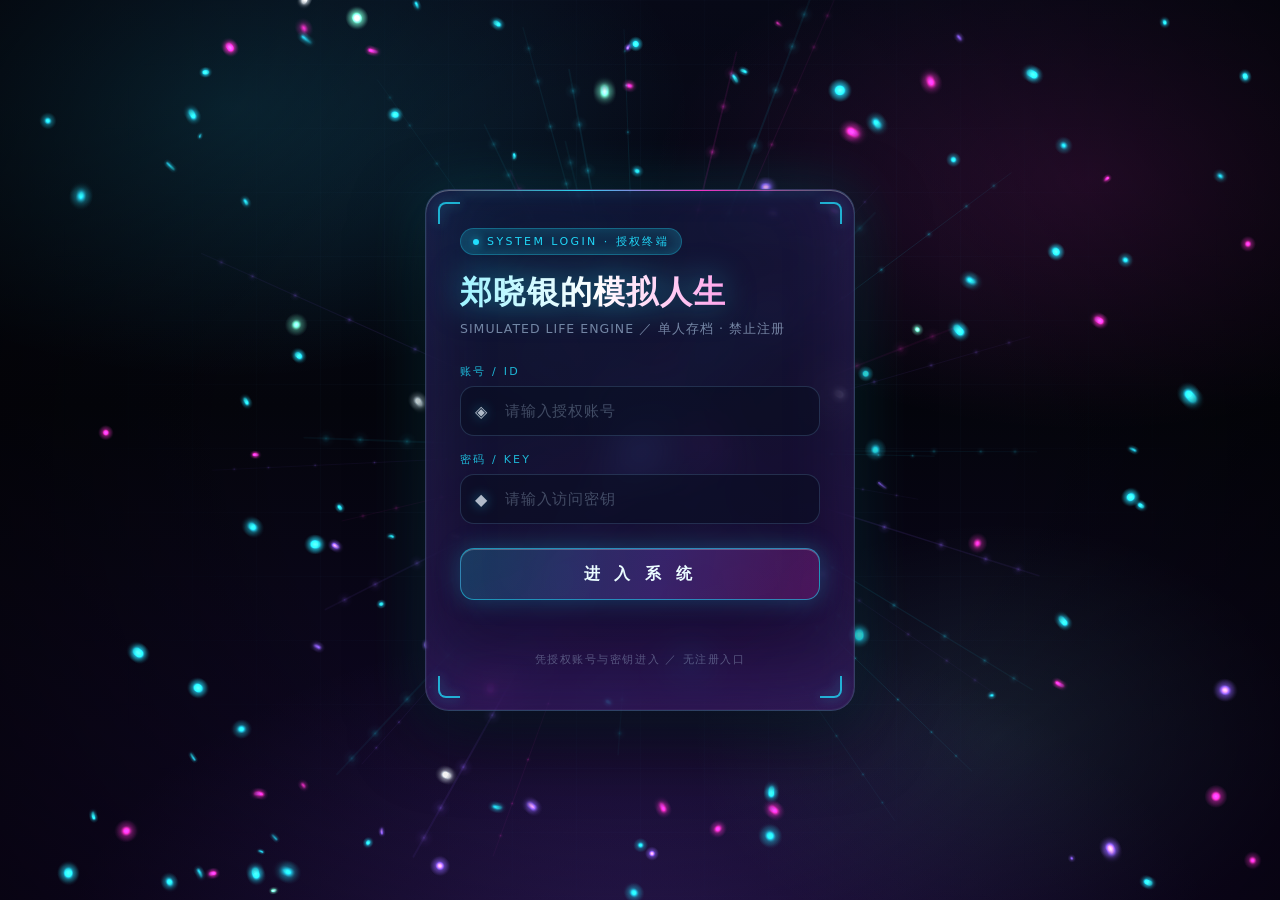
<file: article.html>
<!DOCTYPE html>
<html lang="zh-CN">
<head>
<meta charset="UTF-8" />
<meta name="viewport" content="width=device-width, initial-scale=1.0, viewport-fit=cover" />
<meta name="theme-color" content="#05060f" />
<title>文章 · 郑晓银的模拟人生</title>

<!-- 全局样式 + 文章页样式 -->
<link rel="stylesheet" href="css/base.css" />
<link rel="stylesheet" href="css/article.css" />
</head>
<body class="theme-sci-fi">

<!-- ===== 全局背景层（每页共用） ===== -->
<div class="nebula"></div>
<div id="theme-fx"></div>
<canvas id="fx"></canvas>
<div class="vignette"></div>

<!-- ===== 特效层（每页共用） ===== -->
<div class="fx-layer" id="fx-root"></div>
<div class="fx-layer" id="flash"></div>

<!-- ===== 视图：文章页 ===== -->
<section class="view on" id="view-article">
  <div class="reading-bar"><i id="reading-progress"></i></div>
  <button class="article-back" id="article-back" type="button">← 返回</button>

  <div class="article-wrap">
    <article class="article-panel" id="article-panel">
      <!-- 头部：主题标签 / 文档名 / 元信息 -->
      <header class="article-hero">
        <span class="article-tag" id="a-tag">STORY</span>
        <h1 class="article-title" id="a-title">文档名</h1>
        <p class="article-meta" id="a-meta"></p>
      </header>

      <!-- 角色介绍区：主角 + 配角 -->
      <section class="cast" id="a-cast"></section>

      <!-- 开头钩子 -->
      <blockquote class="hook" id="a-hook"></blockquote>

      <!-- 正文 -->
      <div class="article-body" id="a-body"></div>

      <!-- 底部操作 -->
      <footer class="article-foot">
        <span class="foot-tip">— 本段人生 · 已读取完毕 —</span>
        <div style="display:flex;gap:12px;flex-wrap:wrap;">
          <button class="ghost-btn" id="article-back2" type="button">← 返回列表</button>
          <button class="ghost-btn" id="article-next" type="button" hidden>下一段人生 →</button>
        </div>
      </footer>
    </article>
  </div>
</section>

<!-- ===== 脚本：公共 → 页面 ===== -->
<script src="js/fx.js"></script>
<script src="js/data.js"></script>
<script src="js/transition.js"></script>
<script src="js/article.js"></script>
</body>
</html>
</file>
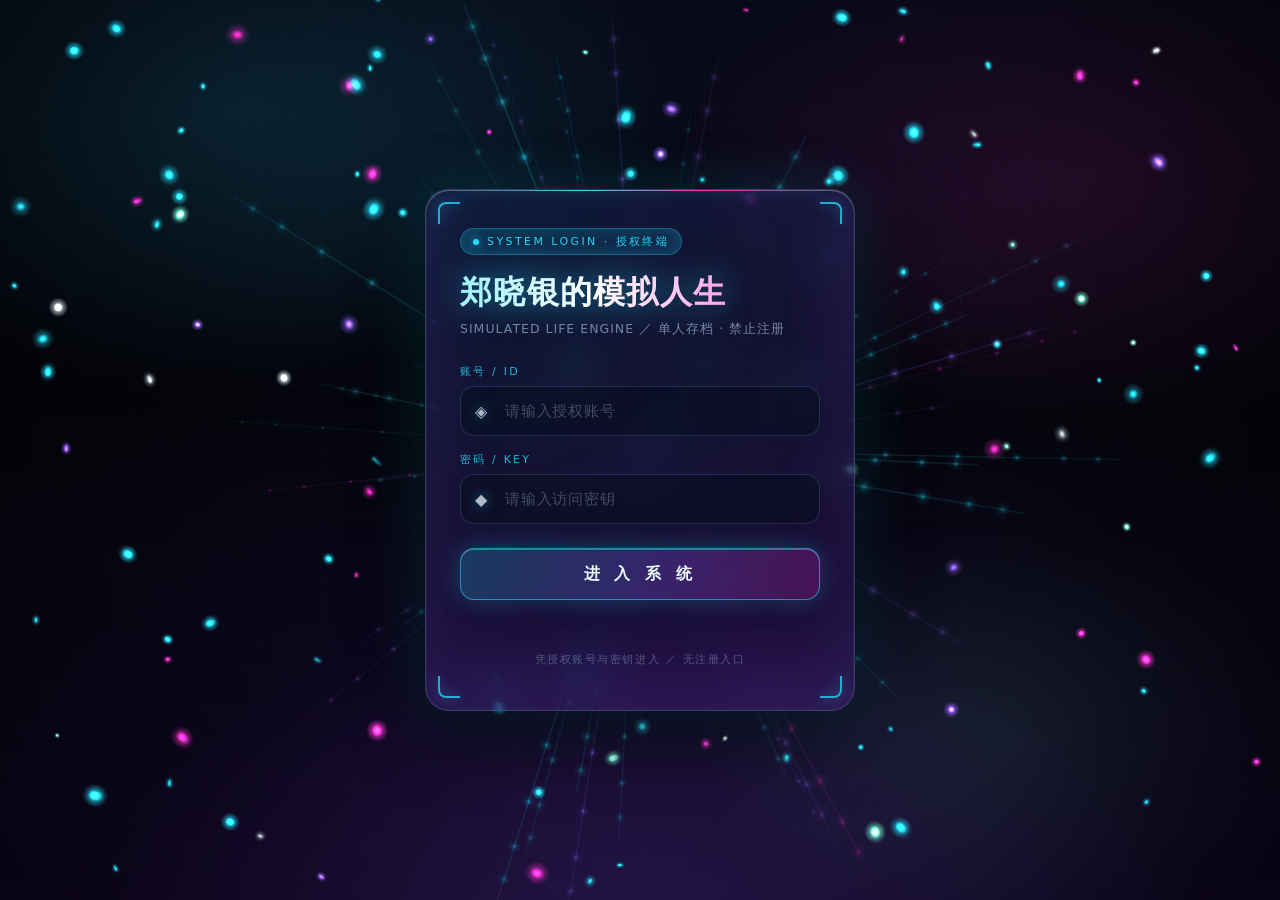
<file: home.html>
<!DOCTYPE html>
<html lang="zh-CN">
<head>
<meta charset="UTF-8" />
<meta name="viewport" content="width=device-width, initial-scale=1.0, viewport-fit=cover" />
<meta name="theme-color" content="#05060f" />
<title>主页 · 郑晓银的模拟人生</title>

<!-- 全局样式 + 主页样式 -->
<link rel="stylesheet" href="css/base.css" />
<link rel="stylesheet" href="css/home.css" />
</head>
<body class="theme-sci-fi">

<!-- ===== 全局背景层（每页共用） ===== -->
<div class="nebula"></div>
<div id="theme-fx"></div>
<canvas id="fx"></canvas>
<div class="vignette"></div>

<!-- ===== 特效层（每页共用） ===== -->
<div class="fx-layer" id="fx-root"></div>
<div class="fx-layer" id="flash"></div>

<!-- ===== 视图：主页 ===== -->
<section class="view on" id="view-home">
  <h1 class="home-title" id="home-title"></h1>
  <p class="home-sub">选择一段人生，进入模拟世界</p>
  <div class="home-orbit">
    <i></i><i></i><i></i>
    <div class="core"></div>
  </div>
  <button class="start-btn" id="start-btn"><span>开 始 游 戏</span></button>
</section>

<!-- ===== 脚本：公共 → 页面 ===== -->
<script src="js/fx.js"></script>
<script src="js/data.js"></script>
<script src="js/transition.js"></script>
<script src="js/home.js"></script>
</body>
</html>
</file>
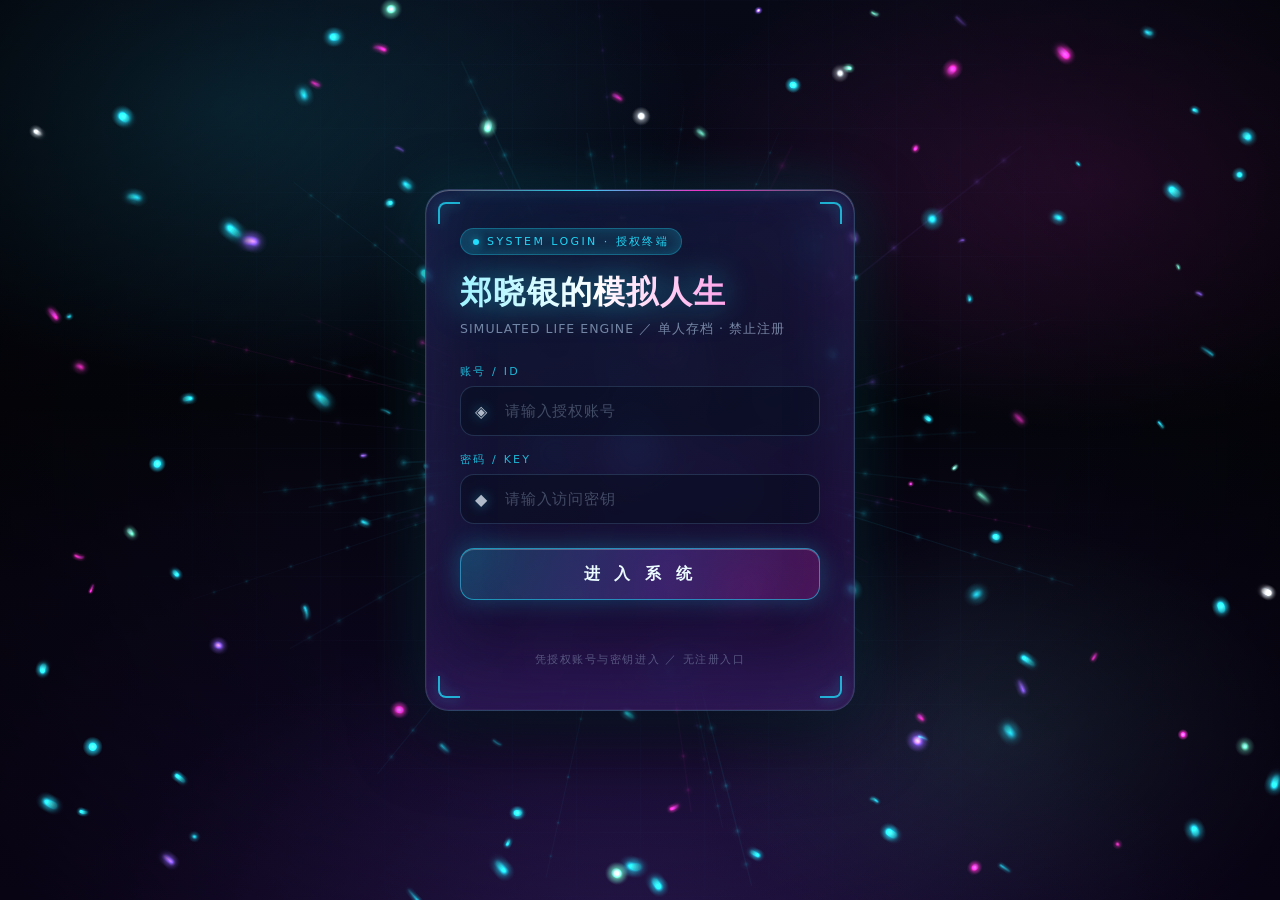
<file: inner.html>
<!DOCTYPE html>
<html lang="zh-CN">
<head>
<meta charset="UTF-8" />
<meta name="viewport" content="width=device-width, initial-scale=1.0, viewport-fit=cover" />
<meta name="theme-color" content="#05060f" />
<title>人生列表 · 郑晓银的模拟人生</title>

<!-- 全局样式 + 内页样式 -->
<link rel="stylesheet" href="css/base.css" />
<link rel="stylesheet" href="css/inner.css" />
</head>
<body class="theme-sci-fi">

<!-- ===== 全局背景层（每页共用） ===== -->
<div class="nebula"></div>
<div id="theme-fx"></div>
<canvas id="fx"></canvas>
<div class="vignette"></div>

<!-- ===== 特效层（每页共用） ===== -->
<div class="fx-layer" id="fx-root"></div>
<div class="fx-layer" id="flash"></div>

<!-- ===== 视图：内页 ===== -->
<section class="view on" id="view-inner">
  <div class="inner-head">
    <h2 class="inner-title">郑晓银的模拟人生</h2>
    <p class="inner-sub">SELECT A LIFE ／ 共 <span id="card-count">0</span> 条人生支线</p>
  </div>
  <div class="grid" id="grid"></div>
</section>

<!-- ===== 脚本：公共 → 页面 ===== -->
<script src="js/fx.js"></script>
<script src="js/data.js"></script>
<script src="js/transition.js"></script>
<script src="js/inner.js"></script>
</body>
</html>
</file>
<file: css/base.css>
/* base.css 全局：变量 / 深空背景 / 主题动效层 / 特效层 / 视图容器 */
/* =========================================================
   0. 变量 / 基础
   ========================================================= */
:root{
  --bg-0:#04050c;
  --bg-1:#080a1a;
  --bg-2:#12082a;
  --cyan:34,224,255;
  --magenta:255,47,208;
  --purple:139,92,246;
  --mint:120,255,214;
  /* ---- 文章页主题色（默认 = 科幻）---- */
  --t1:34,224,255;   /* 主色 */
  --t2:255,47,208;   /* 副色 */
  --t3:139,92,246;   /* 辅色 */
  --t4:120,255,214;  /* 点缀 */
  --glass-bg:linear-gradient(160deg, rgba(20,32,66,.55), rgba(46,14,70,.34));
  --glass-border:rgba(140,220,255,.22);
  --radius:24px;
  --font:"PingFang SC","HarmonyOS Sans SC","Microsoft YaHei",system-ui,-apple-system,"Segoe UI",sans-serif;
}
*{box-sizing:border-box;-webkit-tap-highlight-color:transparent;}
html,body{height:100%;margin:0;padding:0;}
body{
  font-family:var(--font);
  color:#e8f4ff;
  background:var(--bg-0);
  overflow:hidden;
  -webkit-font-smoothing:antialiased;
}
/* ---- 四大主题：切换 body class 即可整体换肤 ---- */
body.theme-sci-fi     {--t1:34,224,255; --t2:255,47,208; --t3:139,92,246; --t4:120,255,214;}
body.theme-mystery    {--t1:255,64,96;  --t2:150,60,255; --t3:255,120,60;  --t4:255,190,190;}
body.theme-warm       {--t1:255,200,120;--t2:255,150,195;--t3:180,120,255; --t4:255,235,180;}
body.theme-adventure  {--t1:255,190,60; --t2:70,235,150; --t3:34,224,255;  --t4:255,240,140;}

/* 深空背景：多层星云 + 网格 */
.nebula{
  position:fixed; inset:0; z-index:0; pointer-events:none;
  background:
    radial-gradient(60% 50% at 18% 12%, rgba(var(--t1),.16), transparent 60%),
    radial-gradient(55% 45% at 85% 20%, rgba(var(--t2),.14), transparent 62%),
    radial-gradient(70% 60% at 50% 108%, rgba(var(--t3),.20), transparent 65%),
    radial-gradient(40% 40% at 78% 82%, rgba(var(--t4),.10), transparent 60%),
    linear-gradient(180deg, var(--bg-1) 0%, var(--bg-0) 45%, var(--bg-2) 100%);
  transition:background 1.2s ease;
}
.nebula::after{
  content:"";position:absolute;inset:0;
  background-image:
    linear-gradient(rgba(120,200,255,.045) 1px, transparent 1px),
    linear-gradient(90deg, rgba(120,200,255,.045) 1px, transparent 1px);
  background-size:64px 64px, 64px 64px;
  mask-image:radial-gradient(circle at 50% 45%, #000 0%, transparent 78%);
  -webkit-mask-image:radial-gradient(circle at 50% 45%, #000 0%, transparent 78%);
  animation:gridDrift 24s linear infinite;
}
@keyframes gridDrift{from{background-position:0 0,0 0;}to{background-position:0 64px,64px 0;}}
.vignette{
  position:fixed;inset:0;z-index:1;pointer-events:none;
  background:radial-gradient(circle at 50% 50%, transparent 45%, rgba(0,0,0,.55) 100%);
}

/* ---- 主题专属背景动效层（科幻/悬疑/温情/冒险 各不相同）---- */
#theme-fx{position:fixed;inset:0;z-index:1;pointer-events:none;overflow:hidden;opacity:0;transition:opacity 1s ease;}
#theme-fx.show{opacity:.32;}
body.theme-warm #theme-fx.show{opacity:.22;}
#theme-fx::before,#theme-fx::after{content:"";position:absolute;inset:-25%;}

/* 科幻：旋转星云光带 + 星点漂移 */
body.theme-sci-fi #theme-fx::before{
  background:conic-gradient(from 0deg at 50% 50%, transparent 0 58%, rgba(var(--t1),.10) 74%, transparent 88%);
  animation:spinSlow 42s linear infinite;
}
body.theme-sci-fi #theme-fx::after{
  background-image:radial-gradient(circle, rgba(255,255,255,.55) 1px, transparent 1.6px);
  background-size:130px 130px;opacity:.35;
  animation:starDrift 70s linear infinite;
}
/* 悬疑：故障条纹 + 暗红光闪烁 */
body.theme-mystery #theme-fx::before{
  background:repeating-linear-gradient(0deg, rgba(var(--t1),.11) 0 2px, transparent 2px 8px);
  mix-blend-mode:screen;
  animation:glitchShift 3.6s steps(7) infinite;
}
body.theme-mystery #theme-fx::after{
  background:radial-gradient(60% 50% at 50% 45%, rgba(var(--t2),.20), transparent 72%);
  animation:flicker 2.6s steps(4) infinite;
}
/* 温情：柔和光晕呼吸 + 飘落光点 */
body.theme-warm #theme-fx::before{
  background:
    radial-gradient(45% 40% at 28% 28%, rgba(var(--t1),.10), transparent 70%),
    radial-gradient(42% 36% at 76% 68%, rgba(var(--t2),.08), transparent 70%);
  animation:breatheGlow 7.5s ease-in-out infinite;
}
body.theme-warm #theme-fx::after{
  background-image:radial-gradient(circle, rgba(var(--t4),.95) 1.6px, transparent 2.2px);
  background-size:96px 96px;opacity:.5;
  animation:fallDown 15s linear infinite;
}
/* 冒险：斜向能量光带流动 */
body.theme-adventure #theme-fx::before{
  background:repeating-linear-gradient(115deg, transparent 0 42px, rgba(var(--t1),.15) 42px 48px, transparent 48px 118px);
  animation:bandMove 2.8s linear infinite;
}
body.theme-adventure #theme-fx::after{
  background:repeating-linear-gradient(65deg, transparent 0 62px, rgba(var(--t2),.11) 62px 70px, transparent 70px 168px);
  animation:bandMove 4.2s linear infinite reverse;
}
@keyframes spinSlow{to{transform:rotate(360deg);}}
@keyframes starDrift{to{background-position:130px 130px;}}
@keyframes glitchShift{
  0%{transform:translateY(0) skewX(0);}20%{transform:translateY(-6px) skewX(1deg);}
  40%{transform:translateY(4px) skewX(-1deg);}60%{transform:translateY(-2px);}80%{transform:translateY(7px);}100%{transform:translateY(0);}
}
@keyframes flicker{0%,100%{opacity:.55;}30%{opacity:.15;}55%{opacity:.85;}75%{opacity:.25;}}
@keyframes breatheGlow{0%,100%{opacity:.45;transform:scale(1);}50%{opacity:.72;transform:scale(1.05);}}
@keyframes fallDown{from{background-position:0 0;}to{background-position:60px 900px;}}
@keyframes bandMove{from{background-position:0 0;}to{background-position:240px 0;}}

/* =========================================================
   1. 全局特效层
   ========================================================= */
#fx{position:fixed;inset:0;z-index:2;pointer-events:none;display:block;}
.fx-layer{position:fixed;inset:0;z-index:60;pointer-events:none;overflow:hidden;}
#flash{
  opacity:0;
  background:radial-gradient(circle at 50% 50%, rgba(255,255,255,.95), rgba(255,255,255,.25) 38%, rgba(255,255,255,0) 72%);
  mix-blend-mode:screen;
}
.pulse-ring{
  position:fixed;width:60vmax;height:60vmax;margin:-30vmax 0 0 -30vmax;
  border-radius:50%;
  border:1px solid rgba(var(--rc),.7);
  background:radial-gradient(circle, rgba(var(--rc),.32), rgba(var(--rc),.06) 45%, rgba(var(--rc),0) 62%);
  box-shadow:0 0 60px rgba(var(--rc),.45), inset 0 0 80px rgba(var(--rc),.25);
  mix-blend-mode:screen;
  opacity:0;
}
.warp-ring{
  position:fixed;left:50%;top:50%;width:140px;height:140px;margin:-70px 0 0 -70px;
  border-radius:50%;
  border:2px solid rgba(34,224,255,.55);
  box-shadow:0 0 40px rgba(34,224,255,.45), inset 0 0 40px rgba(255,47,208,.25);
  mix-blend-mode:screen;opacity:0;
}
.shard{
  position:fixed;border-radius:8px;
  border:1px solid rgba(160,230,255,.35);
  box-shadow:0 0 18px rgba(34,224,255,.35), inset 0 1px 0 rgba(255,255,255,.35);
  will-change:transform,opacity;
}

/* =========================================================
   2. 视图容器
   ========================================================= */
.view{
  position:fixed;inset:0;z-index:10;
  display:flex;flex-direction:column;
  opacity:0;visibility:hidden;
  overflow-y:auto;overflow-x:hidden;
  -webkit-overflow-scrolling:touch;
  padding:clamp(20px,4vh,48px) clamp(16px,4vw,56px);
}
.view.on{opacity:1;visibility:visible;}
.view::-webkit-scrollbar{width:6px;}
.view::-webkit-scrollbar-thumb{background:rgba(var(--cyan),.35);border-radius:3px;}


/* =========================================================
   响应式（全局）
   ========================================================= */
@media (max-width:820px){
  .view{padding:18px 14px 28px;}
}
@media (prefers-reduced-motion:reduce){
  *{animation-duration:.01ms !important;animation-iteration-count:1 !important;}
}
</file>
<file: css/login.css>
/* login.css 登录页 */
/* =========================================================
   3. 登录页
   ========================================================= */
#view-login{align-items:center;justify-content:center;}
.login-wrap{width:min(430px,100%);position:relative;}
.login-card{
  position:relative;
  padding:38px 34px 32px;
  border-radius:var(--radius);
  background-image:linear-gradient(160deg, rgba(18,30,64,.72), rgba(46,14,72,.5));
  backdrop-filter:blur(20px) saturate(150%);
  -webkit-backdrop-filter:blur(20px) saturate(150%);
  border:1px solid var(--glass-border);
  box-shadow:
    0 0 0 1px rgba(255,255,255,.04) inset,
    0 1px 0 rgba(255,255,255,.28) inset,
    0 -40px 80px rgba(139,92,246,.14) inset,
    0 24px 70px rgba(0,0,0,.55),
    0 0 60px rgba(34,224,255,.18);
  overflow:hidden;
}
/* 全息扫描线 */
.login-card::before{
  content:"";position:absolute;left:0;right:0;height:34%;
  top:-40%;
  background:linear-gradient(180deg, transparent, rgba(34,224,255,.10) 45%, rgba(255,47,208,.12) 60%, transparent);
  animation:holoScan 5.5s cubic-bezier(.5,0,.5,1) infinite;
  pointer-events:none;
}
@keyframes holoScan{0%{top:-40%;}55%{top:110%;}100%{top:110%;}}
/* 顶部霓虹细线 */
.login-card::after{
  content:"";position:absolute;left:8%;right:8%;top:0;height:1px;
  background:linear-gradient(90deg, transparent, rgba(var(--cyan),.9), rgba(var(--magenta),.9), transparent);
  box-shadow:0 0 12px rgba(var(--cyan),.8);
}
.corner{position:absolute;width:22px;height:22px;border:2px solid rgba(var(--cyan),.75);pointer-events:none;filter:drop-shadow(0 0 6px rgba(var(--cyan),.7));}
.corner.tl{left:12px;top:12px;border-right:0;border-bottom:0;border-radius:8px 0 0 0;}
.corner.tr{right:12px;top:12px;border-left:0;border-bottom:0;border-radius:0 8px 0 0;}
.corner.bl{left:12px;bottom:12px;border-right:0;border-top:0;border-radius:0 0 0 8px;}
.corner.br{right:12px;bottom:12px;border-left:0;border-top:0;border-radius:0 0 8px 0;}

.login-badge{
  display:inline-flex;align-items:center;gap:8px;
  font-size:11px;letter-spacing:.22em;text-transform:uppercase;
  color:rgba(var(--cyan),.95);
  padding:5px 12px;border-radius:999px;
  border:1px solid rgba(var(--cyan),.35);
  background:rgba(var(--cyan),.08);
  box-shadow:0 0 18px rgba(var(--cyan),.22) inset;
  margin-bottom:16px;
}
.dot{width:6px;height:6px;border-radius:50%;background:rgb(var(--cyan));box-shadow:0 0 10px rgb(var(--cyan));animation:blink 1.6s ease-in-out infinite;}
@keyframes blink{0%,100%{opacity:1;}50%{opacity:.25;}}
.login-title{
  margin:0 0 6px;font-size:clamp(24px,5.4vw,32px);font-weight:800;letter-spacing:.04em;
  background:linear-gradient(92deg,#9df3ff,#ffffff 38%,#ff9ae8 78%,#c4b5fd);
  -webkit-background-clip:text;background-clip:text;color:transparent;
  filter:drop-shadow(0 0 16px rgba(var(--cyan),.55));
}
.login-sub{margin:0 0 26px;font-size:12.5px;color:rgba(200,225,255,.55);letter-spacing:.08em;}

.field{position:relative;margin-bottom:16px;}
.field label{
  display:block;font-size:11px;letter-spacing:.2em;color:rgba(var(--cyan),.8);
  margin-bottom:7px;text-transform:uppercase;
}
.field input{
  width:100%;height:50px;padding:0 16px 0 44px;
  font-size:15px;color:#eaf7ff;font-family:var(--font);letter-spacing:.06em;
  background:rgba(8,14,32,.55);
  border:1px solid rgba(140,200,255,.18);
  border-radius:14px;
  outline:none;
  transition:border-color .25s, box-shadow .25s, background .25s;
}
.field input::placeholder{color:rgba(190,215,240,.3);letter-spacing:.05em;}
.field input:focus{
  border-color:rgba(var(--cyan),.85);
  background:rgba(10,22,48,.72);
  box-shadow:0 0 0 3px rgba(var(--cyan),.12), 0 0 26px rgba(var(--cyan),.4), inset 0 0 22px rgba(var(--cyan),.10);
}
.field .ico{
  position:absolute;left:15px;top:38px;font-size:16px;opacity:.75;pointer-events:none;
  filter:drop-shadow(0 0 6px rgba(var(--cyan),.6));
}
.field.err input{border-color:rgba(255,70,90,.85);box-shadow:0 0 0 3px rgba(255,70,90,.12),0 0 24px rgba(255,70,90,.4);}

.login-btn{
  position:relative;width:100%;height:52px;margin-top:8px;
  border:1px solid rgba(var(--cyan),.55);border-radius:14px;
  background:linear-gradient(100deg, rgba(34,224,255,.20), rgba(139,92,246,.28) 55%, rgba(255,47,208,.20));
  color:#eafcff;font-size:16px;font-weight:700;letter-spacing:.28em;font-family:var(--font);
  cursor:pointer;overflow:hidden;
  box-shadow:0 0 24px rgba(var(--cyan),.25), inset 0 1px 0 rgba(255,255,255,.25);
  transition:transform .18s, box-shadow .3s, letter-spacing .3s;
}
.login-btn:hover{
  box-shadow:0 0 40px rgba(var(--cyan),.5), 0 0 70px rgba(var(--magenta),.25), inset 0 1px 0 rgba(255,255,255,.4);
  transform:translateY(-1px);letter-spacing:.34em;
}
.login-btn:active{transform:scale(.985);}
.login-btn::after{
  content:"";position:absolute;top:0;bottom:0;width:38%;
  left:-45%;
  background:linear-gradient(100deg, transparent, rgba(255,255,255,.55), transparent);
  transform:skewX(-18deg);
}
.login-btn:hover::after{animation:btnScan .85s ease-in-out;}
@keyframes btnScan{from{left:-45%;}to{left:120%;}}
.login-btn.busy{pointer-events:none;opacity:.75;letter-spacing:.16em;}

.login-msg{
  min-height:20px;margin:14px 0 0;text-align:center;
  font-size:12.5px;letter-spacing:.06em;color:rgba(255,90,110,.95);
  text-shadow:0 0 14px rgba(255,60,80,.8);
  opacity:0;transform:translateY(-4px);transition:opacity .25s, transform .25s;
}
.login-msg.show{opacity:1;transform:none;}
.login-tip{
  margin-top:18px;text-align:center;font-size:11px;color:rgba(190,215,240,.35);letter-spacing:.14em;
}
@keyframes shake{
  0%,100%{transform:translateX(0);}
  12%{transform:translateX(-12px) rotate(-.6deg);}
  28%{transform:translateX(11px) rotate(.5deg);}
  45%{transform:translateX(-8px) rotate(-.35deg);}
  62%{transform:translateX(6px);}
  80%{transform:translateX(-3px);}
}
.shake{animation:shake .6s cubic-bezier(.36,.07,.19,.97);}
</file>
<file: css/article.css>
/* article.css 文章页 */
/* =========================================================
   6. 文章页（详情页）
   ========================================================= */
#view-article{align-items:center;padding-top:clamp(56px,10vh,90px);}
.article-wrap{width:min(880px,100%);position:relative;}

/* 阅读进度条 */
.reading-bar{
  position:fixed;left:0;top:0;height:3px;width:100%;z-index:45;
  background:rgba(255,255,255,.06);
}
.reading-bar i{
  display:block;height:100%;width:0%;
  background:linear-gradient(90deg, rgb(var(--t1)), rgb(var(--t2)), rgb(var(--t4)));
  box-shadow:0 0 14px rgba(var(--t1),.9);
  transition:width .12s linear;
}

/* 固定返回按钮（左上角） */
.article-back{
  position:fixed;left:clamp(14px,3vw,34px);top:clamp(14px,3vh,28px);z-index:46;
  display:inline-flex;align-items:center;gap:8px;
  padding:12px 22px;border-radius:14px;cursor:pointer;font-family:var(--font);
  font-size:13px;font-weight:700;letter-spacing:.18em;color:#eafcff;
  border:1px solid rgba(var(--t1),.55);
  background:linear-gradient(130deg, rgba(var(--t1),.16), rgba(255,255,255,.05));
  backdrop-filter:blur(14px);-webkit-backdrop-filter:blur(14px);
  box-shadow:inset 0 1px 0 rgba(255,255,255,.28), 0 0 24px rgba(var(--t1),.28);
  transition:transform .2s, box-shadow .3s, letter-spacing .3s;
}
.article-back:hover{transform:translateY(-2px);letter-spacing:.26em;box-shadow:0 0 34px rgba(var(--t1),.65);}
.article-back:active{transform:scale(.96);}

/* 文章主体玻璃面板 */
.article-panel{
  position:relative;
  padding:clamp(26px,4vw,52px);
  border-radius:28px;
  border:1px solid rgba(var(--t1),.32);
  background:
    linear-gradient(150deg, rgba(255,255,255,.04), transparent 42%),
    linear-gradient(160deg, rgba(6,12,28,.88), rgba(22,7,38,.82));
  backdrop-filter:blur(22px) saturate(140%);
  -webkit-backdrop-filter:blur(22px) saturate(140%);
  box-shadow:
    inset 0 1px 0 rgba(255,255,255,.26),
    inset 0 -50px 90px rgba(var(--t1),.12),
    0 0 44px rgba(var(--t1),.22),
    0 30px 80px rgba(0,0,0,.55);
  overflow:hidden;
}
.article-panel::before{ /* 顶部霓虹线 */
  content:"";position:absolute;left:6%;right:6%;top:0;height:2px;
  background:linear-gradient(90deg, transparent, rgb(var(--t1)), rgb(var(--t2)), transparent);
  box-shadow:0 0 18px rgba(var(--t1),.9);
}
.article-panel::after{ /* 内高光（置于内容后方） */
  content:"";position:absolute;inset:0;border-radius:28px;pointer-events:none;z-index:-1;
  background:radial-gradient(120% 60% at 18% 0%, rgba(255,255,255,.14), transparent 58%);
}

/* 头部 */
.article-hero{text-align:center;position:relative;z-index:2;}
.article-tag{
  display:inline-block;margin-bottom:14px;
  font-size:11px;letter-spacing:.28em;font-weight:700;
  color:rgb(var(--t1));padding:5px 14px;border-radius:999px;
  border:1px solid rgba(var(--t1),.45);background:rgba(var(--t1),.10);
  text-shadow:0 0 12px rgba(var(--t1),.85);
  box-shadow:0 0 18px rgba(var(--t1),.22) inset;
}
.article-title{
  margin:0;font-size:clamp(30px,7vw,62px);font-weight:900;letter-spacing:.06em;line-height:1.15;
  background:linear-gradient(94deg, rgb(var(--t1)) 0%, #ffffff 34%, rgb(var(--t2)) 68%, rgb(var(--t4)) 100%);
  background-size:200% 100%;
  -webkit-background-clip:text;background-clip:text;color:transparent;
  filter:drop-shadow(0 0 24px rgba(var(--t1),.65));
  animation:articleHue 10s linear infinite;
}
@keyframes articleHue{from{background-position:0% 50%;}to{background-position:200% 50%;}}
.article-meta{
  margin:14px 0 0;font-size:11.5px;letter-spacing:.24em;color:rgba(200,225,255,.55);
}
.article-meta b{color:rgb(var(--t4));font-weight:700;}

/* 角色介绍区 */
.cast{
  position:relative;z-index:2;
  margin:clamp(22px,3.4vw,34px) 0 0;
  display:grid;grid-template-columns:repeat(auto-fit,minmax(230px,1fr));
  gap:14px;
}
.cast-card{
  display:flex;align-items:center;gap:14px;
  padding:16px;border-radius:18px;
  border:1px solid rgba(var(--t1),.26);
  background:linear-gradient(150deg, rgba(0,0,0,.32), rgba(255,255,255,.04));
  box-shadow:inset 0 1px 0 rgba(255,255,255,.2), 0 8px 24px rgba(0,0,0,.35);
  transition:transform .28s cubic-bezier(.2,.8,.2,1), box-shadow .3s, border-color .3s;
}
.cast-card:hover{
  transform:translateY(-4px);
  border-color:rgba(var(--t1),.7);
  box-shadow:0 0 28px rgba(var(--t1),.35), 0 14px 30px rgba(0,0,0,.45);
}
.cast-card.lead{
  border-color:rgba(var(--t1),.6);
  background:linear-gradient(150deg, rgba(var(--t1),.14), rgba(255,255,255,.02));
  box-shadow:inset 0 1px 0 rgba(255,255,255,.28), 0 0 26px rgba(var(--t1),.22);
}
.avatar{
  flex:none;width:52px;height:52px;border-radius:16px;
  display:grid;place-items:center;font-size:22px;font-weight:800;color:#fff;
  background:radial-gradient(circle at 35% 30%, rgba(var(--t1),.55), rgba(var(--t3),.18) 72%);
  border:1px solid rgba(var(--t1),.55);
  box-shadow:0 0 22px rgba(var(--t1),.5), inset 0 0 16px rgba(var(--t1),.28);
  text-shadow:0 0 12px rgba(0,0,0,.4);
}
.cast-card.lead .avatar{width:60px;height:60px;font-size:26px;}
.cast-info{min-width:0;}
.cast-role{
  display:inline-block;margin-bottom:5px;font-size:10px;letter-spacing:.22em;
  padding:2px 8px;border-radius:999px;color:rgb(var(--t4));
  border:1px solid rgba(var(--t4),.4);background:rgba(var(--t4),.10);
}
.cast-name{
  margin:0 0 4px;font-size:16px;font-weight:800;letter-spacing:.06em;color:#f4fcff;
  text-shadow:0 0 14px rgba(var(--t1),.55), 0 1px 3px rgba(0,0,0,.5);
}
.cast-desc{margin:0;font-size:12.5px;line-height:1.7;color:rgba(205,228,252,.78);letter-spacing:.03em;text-shadow:0 1px 3px rgba(0,0,0,.45);}

/* 开头钩子 */
.hook{
  position:relative;z-index:2;
  margin:clamp(24px,3.4vw,36px) 0 0;
  padding:22px 24px 22px 58px;
  border-radius:20px;
  border:1px solid rgba(var(--t2),.35);
  border-left:4px solid rgb(var(--t2));
  background:linear-gradient(120deg, rgba(var(--t2),.12), rgba(255,255,255,.02));
  font-size:clamp(15px,2.7vw,18px);line-height:1.9;font-weight:700;letter-spacing:.04em;
  color:#fff;
  text-shadow:0 0 18px rgba(var(--t2),.55);
  box-shadow:0 0 30px rgba(var(--t2),.16) inset;
}
.hook::before{
  content:"“";position:absolute;left:16px;top:2px;
  font-size:56px;line-height:1;color:rgba(var(--t2),.75);
  text-shadow:0 0 20px rgba(var(--t2),.8);
}

/* 正文 */
.article-body{
  position:relative;z-index:2;
  margin-top:clamp(22px,3.2vw,34px);
  padding-top:22px;
  border-top:1px dashed rgba(var(--t1),.28);
}
.article-body p{
  margin:0 0 1.05em;
  font-size:clamp(14.5px,2.6vw,16.5px);
  line-height:2.05;letter-spacing:.04em;
  color:rgba(238,245,255,.94);
  text-shadow:0 1px 2px rgba(0,0,0,.25);
  text-indent:2em;
}
.article-body p:first-of-type{text-indent:0;}
.article-body p:first-of-type::first-letter{
  float:left;font-size:3.1em;line-height:1;font-weight:900;
  padding:.06em .14em 0 0;color:rgb(var(--t1));
  text-shadow:0 0 20px rgba(var(--t1),.85);
}
.article-body p.dialogue{
  color:#fff;font-weight:600;
  text-shadow:0 0 14px rgba(var(--t4),.35);
}
/* 章节小标题（正文中以“第X章”开头的行自动识别） */
.article-body .chapter{
  margin:1.8em 0 .9em;
  font-size:clamp(17px,3vw,21px);font-weight:800;letter-spacing:.16em;
  color:rgb(var(--t1));
  text-shadow:0 0 18px rgba(var(--t1),.6);
  display:flex;align-items:center;gap:12px;
}
.article-body .chapter::before{
  content:"";flex:none;width:26px;height:2px;border-radius:2px;
  background:linear-gradient(90deg, transparent, rgb(var(--t1)));
  box-shadow:0 0 12px rgba(var(--t1),.9);
}
.article-body .chapter::after{
  content:"";flex:1;height:1px;
  background:linear-gradient(90deg, rgba(var(--t1),.55), transparent);
}

.article-foot{
  position:relative;z-index:2;
  margin-top:clamp(26px,4vw,40px);padding-top:22px;
  border-top:1px solid rgba(255,255,255,.08);
  display:flex;align-items:center;justify-content:space-between;gap:14px;flex-wrap:wrap;
}
.article-foot .foot-tip{font-size:11px;letter-spacing:.2em;color:rgba(200,225,255,.4);}

.ghost-btn{
  padding:13px 30px;border-radius:14px;cursor:pointer;font-family:var(--font);
  font-size:14px;font-weight:700;letter-spacing:.2em;color:#eafcff;
  border:1px solid rgba(var(--t1),.55);
  background:linear-gradient(120deg, rgba(var(--t1),.16), rgba(255,255,255,.04));
  box-shadow:inset 0 1px 0 rgba(255,255,255,.25), 0 0 22px rgba(var(--t1),.22);
  transition:transform .2s, box-shadow .3s, letter-spacing .3s;
}
.ghost-btn:hover{transform:translateY(-2px);letter-spacing:.28em;box-shadow:0 0 34px rgba(var(--t1),.6);}
.ghost-btn:active{transform:scale(.97);}
.ghost-btn[hidden]{display:none;}


/* 响应式（文章页） */
@media (max-width:820px){
  #view-article{padding-top:66px;}
  .article-panel{border-radius:22px;padding:22px 18px;}
  .article-back{padding:10px 16px;font-size:12px;letter-spacing:.1em;}
  .hook{padding:18px 18px 18px 46px;}
  .hook::before{font-size:44px;left:12px;}
  .article-body p{line-height:1.95;}
  .cast{grid-template-columns:1fr;}
}
@media (max-width:520px){
  .article-foot{justify-content:center;}
}
</file>
<file: css/home.css>
/* home.css 主页 */
/* =========================================================
   4. 主页
   ========================================================= */
#view-home{align-items:center;justify-content:center;text-align:center;}
.home-title{
  margin:0;font-size:clamp(34px,8.4vw,86px);font-weight:900;line-height:1.08;letter-spacing:.03em;
  background:linear-gradient(96deg,#7ef0ff 0%,#ffffff 26%,#ff8fe0 52%,#b9a6ff 76%,#7ef0ff 100%);
  background-size:220% 100%;
  -webkit-background-clip:text;background-clip:text;color:transparent;
  filter:drop-shadow(0 0 26px rgba(var(--cyan),.6)) drop-shadow(0 0 60px rgba(var(--magenta),.35));
  animation:neonBreath 4.2s ease-in-out infinite, hueSlide 12s linear infinite;
  min-height:1.2em;
}
@keyframes neonBreath{0%,100%{filter:drop-shadow(0 0 18px rgba(34,224,255,.45)) drop-shadow(0 0 48px rgba(255,47,208,.22));}
  50%{filter:drop-shadow(0 0 34px rgba(34,224,255,.85)) drop-shadow(0 0 80px rgba(255,47,208,.45));}}
@keyframes hueSlide{from{background-position:0% 50%;}to{background-position:220% 50%;}}
.caret{display:inline-block;width:.06em;height:.85em;vertical-align:-.08em;background:rgb(var(--cyan));box-shadow:0 0 14px rgb(var(--cyan));animation:blink .9s steps(1) infinite;color:transparent;}
.home-sub{
  margin:20px auto 0;max-width:640px;
  font-size:clamp(12px,2.6vw,15px);letter-spacing:.28em;color:rgba(200,225,255,.55);
}
.home-orbit{
  position:relative;width:min(360px,72vw);aspect-ratio:1;margin:6px auto 34px;
  display:grid;place-items:center;
}
.home-orbit i{
  position:absolute;inset:0;border-radius:50%;border:1px solid rgba(var(--cyan),.18);
  box-shadow:0 0 30px rgba(var(--cyan),.12) inset;
}
.home-orbit i:nth-child(1){animation:spin 14s linear infinite;}
.home-orbit i:nth-child(2){inset:12%;border-color:rgba(var(--magenta),.22);animation:spin 9s linear reverse infinite;}
.home-orbit i:nth-child(3){inset:24%;border-color:rgba(var(--purple),.28);border-style:dashed;animation:spin 20s linear infinite;}
@keyframes spin{to{transform:rotate(360deg);}}
.home-orbit .core{
  position:absolute;width:38%;aspect-ratio:1;border-radius:50%;
  background:radial-gradient(circle at 35% 30%, rgba(255,255,255,.85), rgba(34,224,255,.5) 35%, rgba(139,92,246,.25) 60%, transparent 72%);
  box-shadow:0 0 60px rgba(var(--cyan),.55);
  animation:corePulse 3.4s ease-in-out infinite;
}
@keyframes corePulse{0%,100%{transform:scale(.92);opacity:.85;}50%{transform:scale(1.06);opacity:1;}}

.start-btn{
  position:relative;
  padding:20px clamp(30px,6vw,64px);
  font-size:clamp(16px,3.4vw,21px);font-weight:800;letter-spacing:.34em;font-family:var(--font);
  color:#f2fdff;cursor:pointer;
  border-radius:20px;
  border:1px solid rgba(var(--cyan),.6);
  background:linear-gradient(140deg, rgba(14,26,56,.6), rgba(52,16,84,.5));
  backdrop-filter:blur(14px);-webkit-backdrop-filter:blur(14px);
  box-shadow:
    inset 0 1px 0 rgba(255,255,255,.3),
    inset 0 -20px 40px rgba(139,92,246,.25),
    0 0 30px rgba(var(--cyan),.35),
    0 0 70px rgba(var(--magenta),.18);
  overflow:hidden;
  transition:transform .25s cubic-bezier(.2,.8,.2,1), box-shadow .3s, letter-spacing .3s;
}
.start-btn:hover{
  transform:translateY(-3px) scale(1.03);
  letter-spacing:.42em;
  box-shadow:inset 0 1px 0 rgba(255,255,255,.45), 0 0 46px rgba(var(--cyan),.7), 0 0 110px rgba(var(--magenta),.35);
}
.start-btn:active{transform:scale(.98);}
.start-btn::before{
  content:"";position:absolute;inset:-40% -10%;
  background:conic-gradient(from 0deg, transparent 0 70%, rgba(34,224,255,.35) 82%, rgba(255,47,208,.35) 92%, transparent 100%);
  animation:spin 3.6s linear infinite;opacity:.7;mix-blend-mode:screen;
}
.start-btn span{position:relative;z-index:2;display:inline-block;text-shadow:0 0 18px rgba(var(--cyan),.8);}
.start-btn.busy{pointer-events:none;}


/* 响应式（主页） */
@media (max-width:820px){
  .home-orbit{width:min(260px,64vw);}
}
</file>
<file: css/inner.css>
/* inner.css 内页 */
/* =========================================================
   5. 内页
   ========================================================= */
#view-inner{align-items:stretch;}
.inner-head{text-align:center;margin-bottom:clamp(14px,3vh,28px);flex:none;}
.inner-title{
  margin:0;font-size:clamp(24px,5.2vw,46px);font-weight:900;letter-spacing:.05em;
  background:linear-gradient(94deg,#8ef3ff,#ffffff 40%,#ffa6ec 72%,#c1b0ff);
  -webkit-background-clip:text;background-clip:text;color:transparent;
  filter:drop-shadow(0 0 22px rgba(var(--cyan),.55));
  animation:neonBreath 4.6s ease-in-out infinite;
}
.inner-sub{margin:10px 0 0;font-size:12px;letter-spacing:.26em;color:rgba(200,225,255,.5);}
.grid{
  flex:1;
  display:grid;
  /* 卡片数量由 stories 数组决定：有文章才会生成卡片 */
  grid-template-columns:repeat(auto-fill,minmax(260px,330px));
  grid-auto-rows:minmax(88px,1fr);
  justify-content:center;
  align-content:start;
  gap:clamp(10px,1.6vw,18px);
  min-height:0;
}
.life-card{
  position:relative;overflow:hidden;cursor:pointer;
  border-radius:22px;
  padding:clamp(12px,1.6vw,20px);
  display:flex;align-items:center;gap:clamp(10px,1.4vw,16px);
  border:1px solid rgba(var(--c),.28);
  background:
    linear-gradient(150deg, rgba(255,255,255,.07), rgba(255,255,255,.015) 45%),
    linear-gradient(160deg, rgba(12,20,44,.55), rgba(38,12,62,.42));
  backdrop-filter:blur(12px);-webkit-backdrop-filter:blur(12px);
  box-shadow:
    inset 0 1px 0 rgba(255,255,255,.22),
    inset 0 -24px 40px rgba(var(--c),.10),
    0 10px 30px rgba(0,0,0,.4);
  transform-style:preserve-3d;
  transition:transform .3s cubic-bezier(.2,.8,.2,1), box-shadow .3s, border-color .3s;
  will-change:transform;
  animation:cardFloat 6s ease-in-out infinite;
}
.life-card:nth-child(3n+2){animation-delay:-2s;}
.life-card:nth-child(3n+3){animation-delay:-4s;}
@keyframes cardFloat{0%,100%{translate:0 -3px;}50%{translate:0 3px;}}
.life-card::before{ /* 扫描线 */
  content:"";position:absolute;left:0;right:0;top:-60%;height:55%;
  background:linear-gradient(180deg, transparent, rgba(var(--c),.20), transparent);
  opacity:0;transition:opacity .3s;pointer-events:none;
}
.life-card:hover::before{opacity:1;animation:cardScan 1.3s linear infinite;}
@keyframes cardScan{from{top:-60%;}to{top:110%;}}
.life-card::after{ /* 内高光 */
  content:"";position:absolute;inset:0;border-radius:22px;pointer-events:none;
  background:radial-gradient(120% 80% at 20% 0%, rgba(255,255,255,.16), transparent 55%);
}
.life-card:hover{
  border-color:rgba(var(--c),.85);
  box-shadow:
    inset 0 1px 0 rgba(255,255,255,.35),
    0 0 30px rgba(var(--c),.45),
    0 0 80px rgba(var(--c),.22),
    0 18px 40px rgba(0,0,0,.5);
  z-index:3;
}
.card-ico{
  flex:none;
  width:clamp(38px,4.4vw,52px);height:clamp(38px,4.4vw,52px);
  border-radius:16px;display:grid;place-items:center;font-size:clamp(18px,2.4vw,26px);
  background:radial-gradient(circle at 35% 30%, rgba(var(--c),.42), rgba(var(--c),.10) 70%);
  border:1px solid rgba(var(--c),.5);
  box-shadow:0 0 22px rgba(var(--c),.45), inset 0 0 16px rgba(var(--c),.25);
  transition:transform .3s, box-shadow .3s;
}
.life-card:hover .card-ico{transform:scale(1.12) rotate(-6deg);box-shadow:0 0 34px rgba(var(--c),.8);}
.card-txt{min-width:0;position:relative;z-index:2;}
.card-title{
  margin:0 0 4px;font-size:clamp(14px,1.7vw,19px);font-weight:800;letter-spacing:.05em;color:#f2fbff;
  text-shadow:0 0 16px rgba(var(--c),.55);
  white-space:nowrap;overflow:hidden;text-overflow:ellipsis;
}
.card-sub{
  margin:0;font-size:clamp(10px,1.15vw,12.5px);letter-spacing:.14em;color:rgba(190,220,250,.55);
  white-space:nowrap;overflow:hidden;text-overflow:ellipsis;
}
.card-no{
  position:absolute;right:12px;bottom:8px;font-size:11px;letter-spacing:.2em;
  color:rgba(var(--c),.45);font-weight:700;z-index:2;
}


/* 响应式（内页） */
@media (max-width:1100px){
  .grid{grid-template-columns:repeat(auto-fill,minmax(240px,300px));}
}
@media (max-width:820px){
  .grid{gap:10px;grid-template-columns:repeat(auto-fill,minmax(180px,1fr));grid-auto-rows:minmax(74px,1fr);}
  .life-card{border-radius:18px;backdrop-filter:blur(8px);-webkit-backdrop-filter:blur(8px);animation:none;}
  .card-no{display:none;}
}
@media (max-width:520px){
  .grid{grid-template-columns:1fr;}
  .life-card{padding:12px 14px;}
}
</file>
